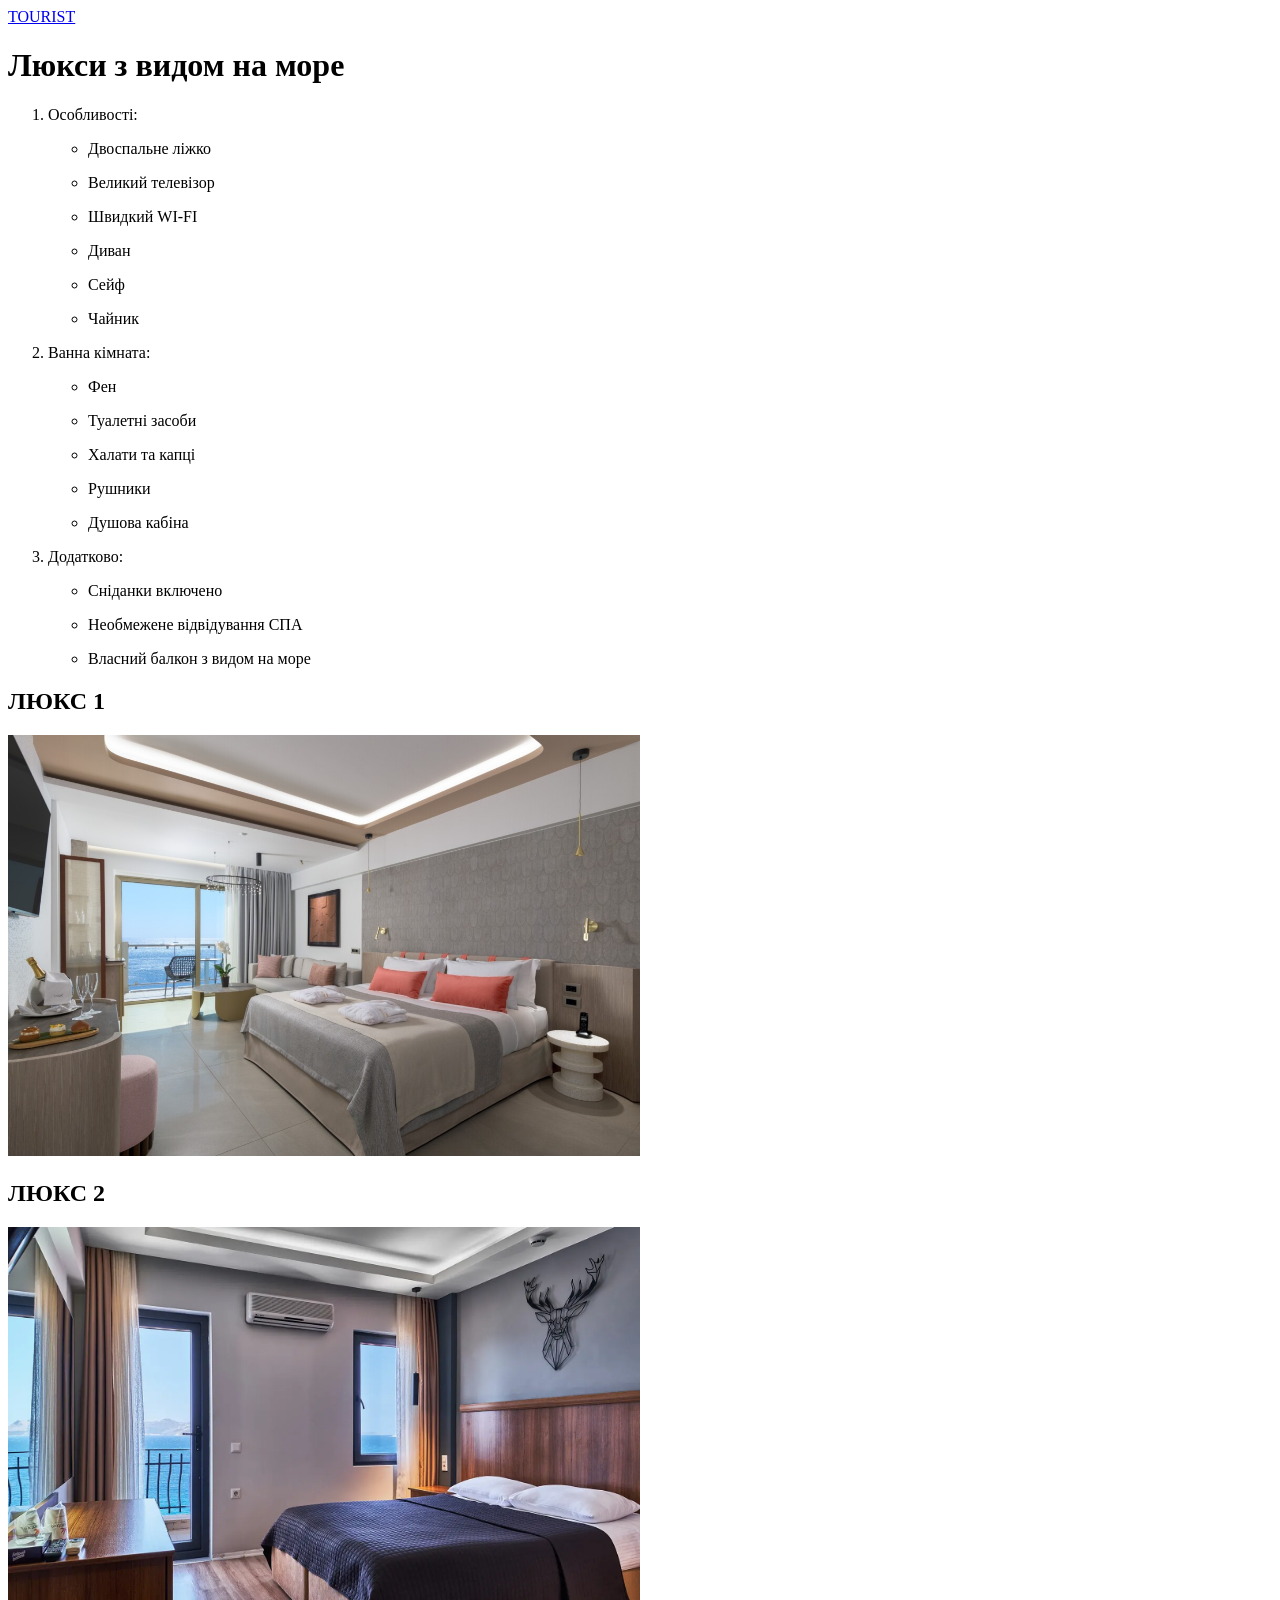
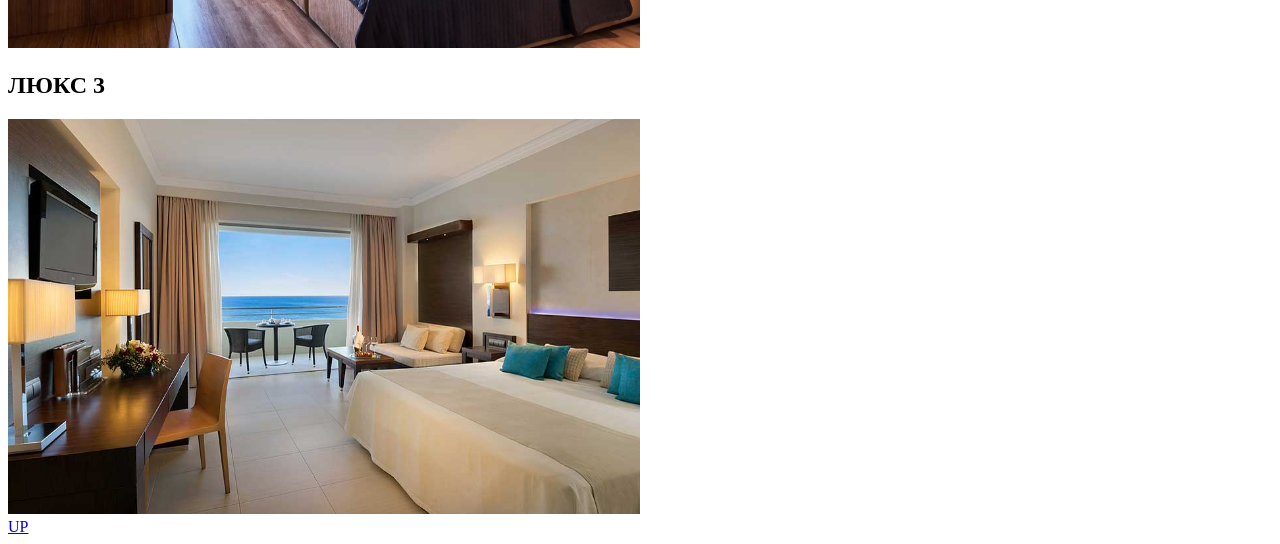
<file: HW_02/index.html>
<!doctype html>
<html lang="uk">
  <head>
    <meta charset="UTF-8" />
    <meta name="viewport" content="width=device-width, initial-scale=1.0" />
    <title>TOURIST</title>
  </head>
  <body>
    <header>
      <a href="#" id="top">TOURIST</a>
    </header>
    <main>
      <h1>Люкси з видом на море</h1>
      <div class="description">
        <ol>
          <li>
            Особливості:
            <ul>
              <li><p>Двоспальне ліжко</p></li>
              <li><p>Великий телевізор</p></li>
              <li><p>Швидкий WI-FI</p></li>
              <li><p>Диван</p></li>
              <li><p>Сейф</p></li>
              <li><p>Чайник</p></li>
            </ul>
          </li>
          <li>
            Ванна кімната:
            <ul>
              <li><p>Фен</p></li>
              <li><p>Туалетні засоби</p></li>
              <li><p>Халати та капці</p></li>
              <li><p>Рушники</p></li>
              <li><p>Душова кабіна</p></li>
            </ul>
          </li>
          <li>
            Додатково:
            <ul>
              <li><p>Сніданки включено</p></li>
              <li><p>Необмежене відвідування СПА</p></li>
              <li><p>Власний балкон з видом на море</p></li>
            </ul>
          </li>
        </ol>
      </div>
      <div>
        <h2>ЛЮКС 1</h2>
        <a href="#">
          <img
            src="./img/Superior_Room_Sea_View_1.jpg"
            alt="номер люкс з видом на море"
            style="width: 50%"
          />
        </a>
      </div>
      <div>
        <h2>ЛЮКС 2</h2>
        <a href="#">
          <img
            src="./img/Superior_Room_Sea_View_2.webp"
            alt="номер люкс з видом на море"
            style="width: 50%"
          />
        </a>
      </div>
      <div>
        <h2>ЛЮКС 3</h2>
        <a href="#">
          <img
            src="./img/Superior_Room_Sea_View_3.jpg"
            alt="номер люкс з видом на море"
            style="width: 50%"
          />
        </a>
      </div>
    </main>
    <footer><a href="#top">UP</a></footer>
  </body>
</html>
</file>
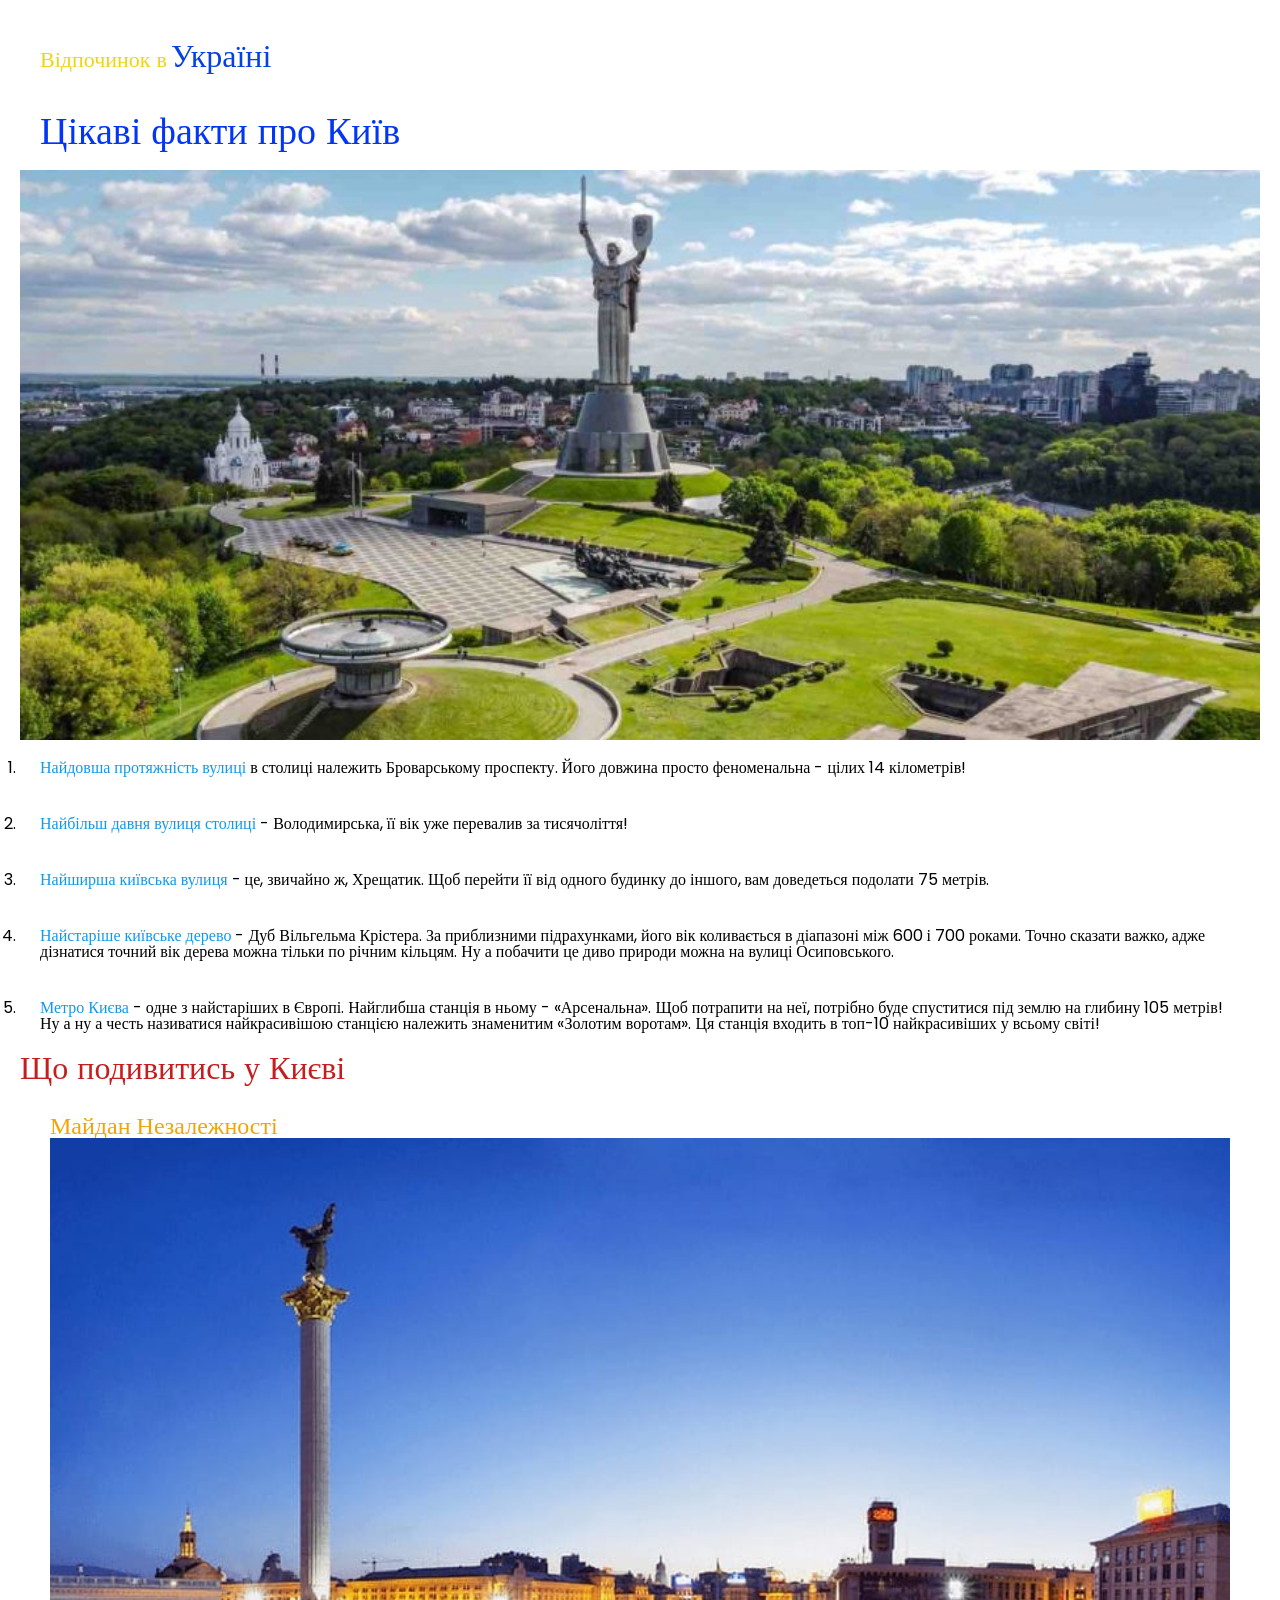
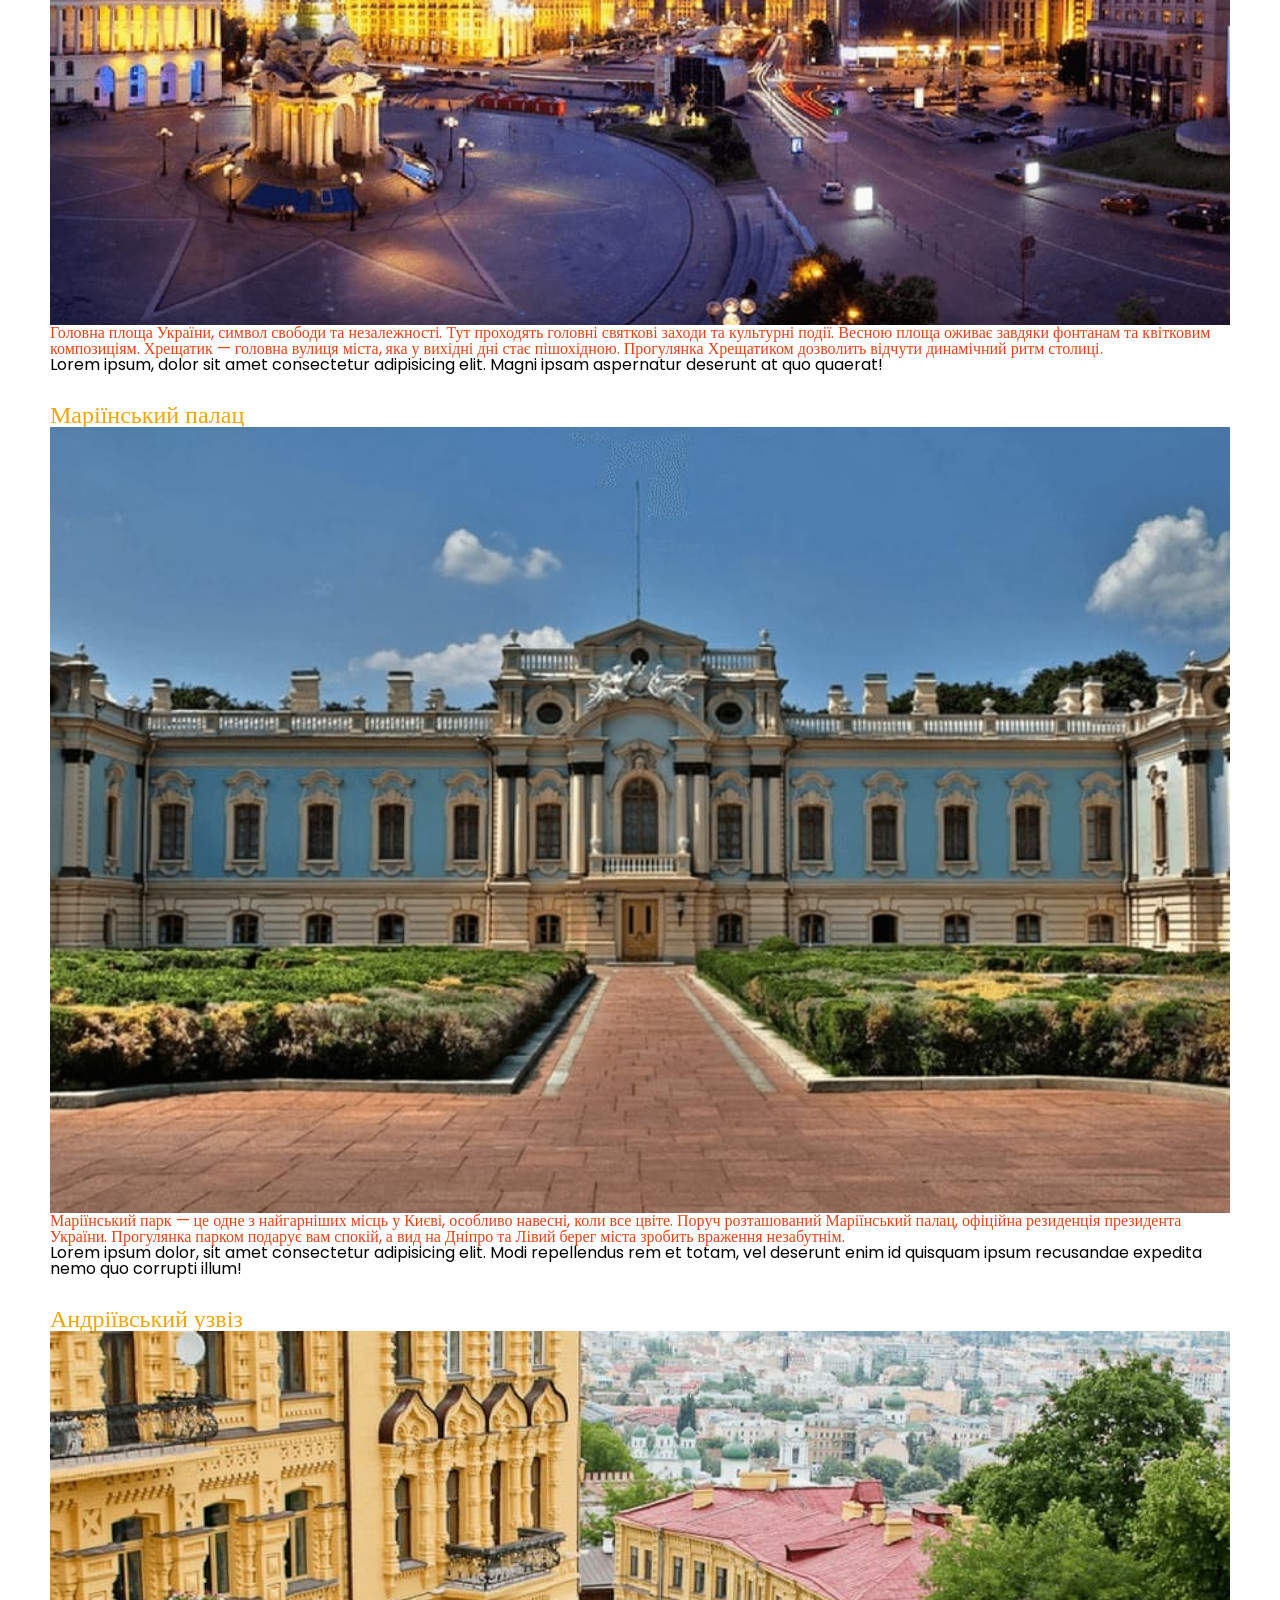
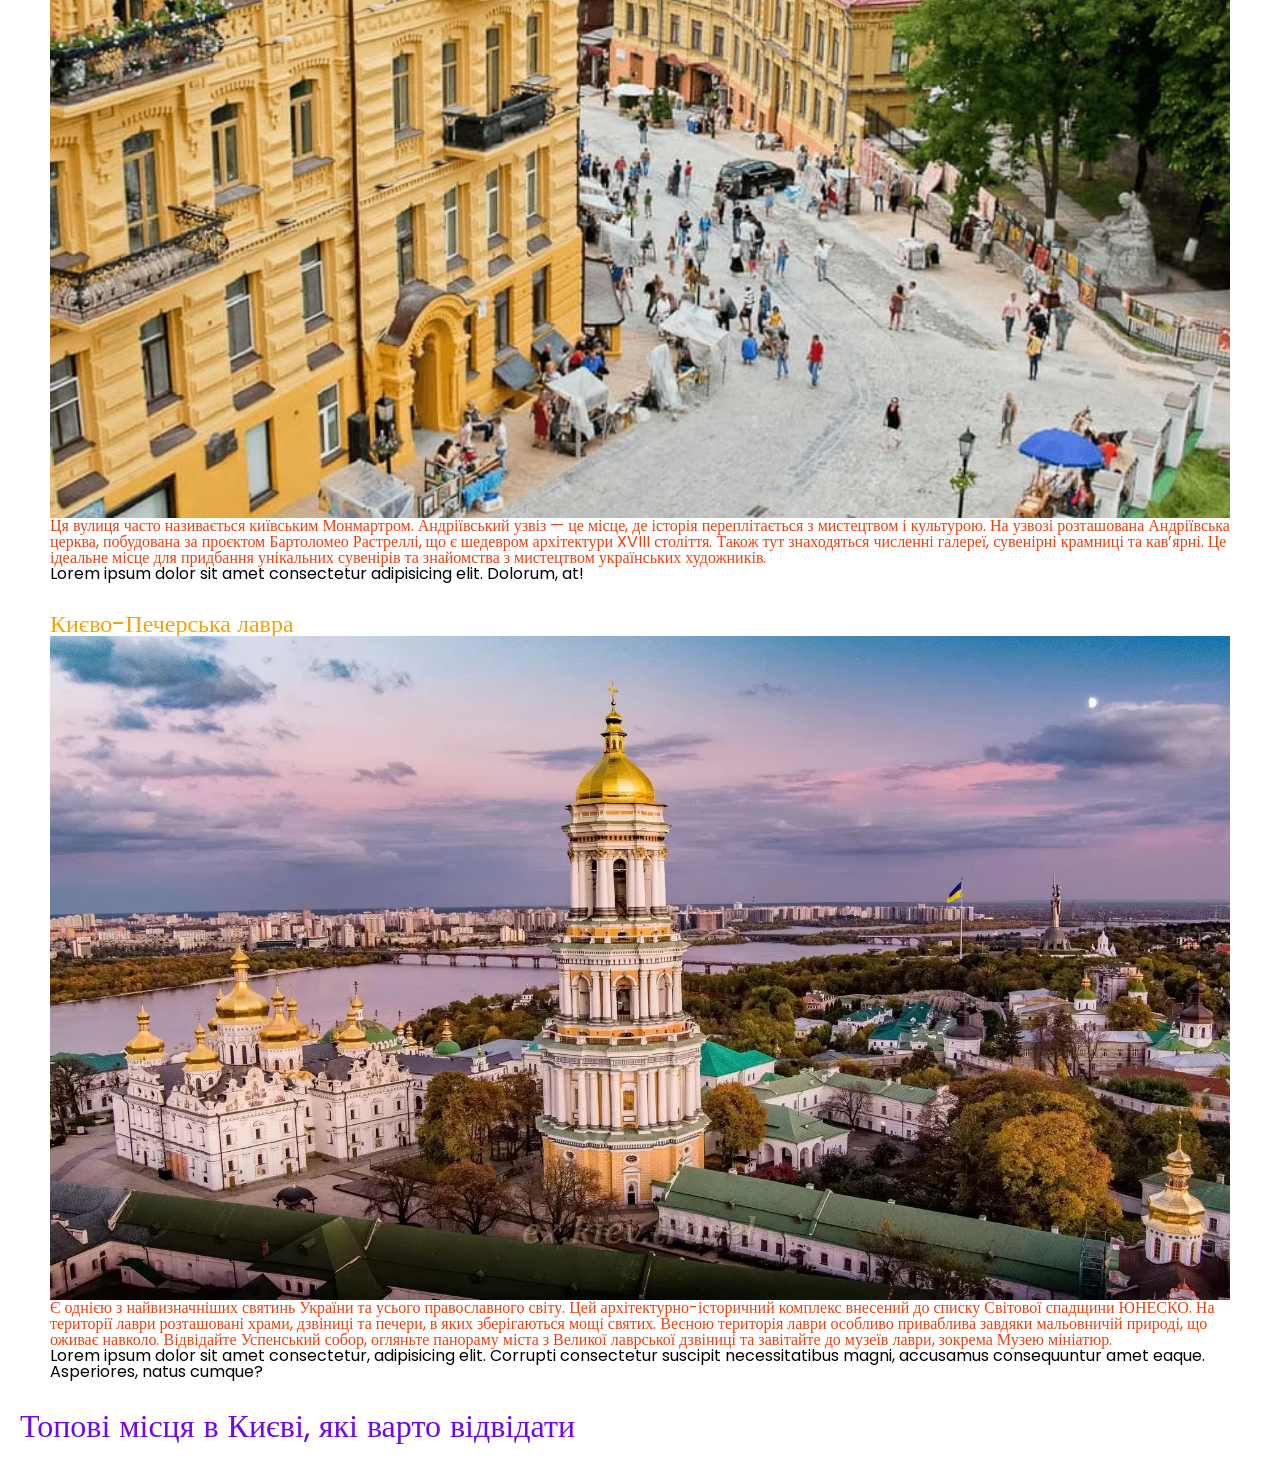
<file: HW_03/index.html>
<!doctype html>
<html lang="uk">
  <head>
    <meta charset="UTF-8" />
    <meta name="viewport" content="width=device-width, initial-scale=1.0" />
    <link rel="stylesheet" href="./css/reset.css" />
    <link rel="stylesheet" href="./css/style.css" />
    <title>Цікаві факти про Київ</title>
  </head>
  <body>
    <header>
      <div class="country_sel">
        <span>Відпочинок в</span>
        <a
          href="https://anga.ua/articles/tsikavo_znaty/tsikavi_fakty_pro_kyiv.html"
          target="_blank"
          >Україні</a
        >
      </div>
    </header>
    <main class="page">
      <h1 class="main_title">Цікаві факти про Київ</h1>
      <img src="./img/photo_1.jpg" alt="Родина-мать - монумент-скульптура" />

      <ol>
        <li>
          <div class="text">
            <span>Найдовша протяжність вулиці</span> в столиці належить
            Броварському проспекту. Його довжина просто феноменальна - цілих 14
            кілометрів!
          </div>
        </li>
        <li>
          <div class="text">
            <span>Найбільш давня вулиця столиці</span> - Володимирська, її вік
            уже перевалив за тисячоліття!
          </div>
        </li>
        <li>
          <div class="text">
            <span>Найширша київська вулиця</span> - це, звичайно ж, Хрещатик.
            Щоб перейти її від одного будинку до іншого, вам доведеться подолати
            75 метрів.
          </div>
        </li>
        <li>
          <div class="text">
            <span>Найстаріше київське дерево</span> - Дуб Вільгельма Крістера.
            За приблизними підрахунками, його вік коливається в діапазоні між
            600 і 700 роками. Точно сказати важко, адже дізнатися точний вік
            дерева можна тільки по річним кільцям. Ну а побачити це диво природи
            можна на вулиці Осиповського.
          </div>
        </li>
        <li>
          <div class="text">
            <span>Метро Києва</span> - одне з найстаріших в Європі. Найглибша
            станція в ньому - «Арсенальна». Щоб потрапити на неї, потрібно буде
            спуститися під землю на глибину 105 метрів! Ну а ну а честь
            називатися найкрасивішою станцією належить знаменитим «Золотим
            воротам». Ця станція входить в топ-10 найкрасивіших у всьому світі!
          </div>
        </li>
      </ol>

      <div class="items">
        <h2 class="title">Що подивитись у Києві</h2>
        <div class="item">
          <h3 class="title">Майдан Незалежності</h3>
          <img src="./img/photo_2.jpg" alt="Майдан Незалежності" />
          <p>
            Головна площа України, символ свободи та незалежності. Тут проходять
            головні святкові заходи та культурні події. Весною площа оживає
            завдяки фонтанам та квітковим композиціям. Хрещатик — головна вулиця
            міста, яка у вихідні дні стає пішохідною. Прогулянка Хрещатиком
            дозволить відчути динамічний ритм столиці.
          </p>
          <p>
            Lorem ipsum, dolor sit amet consectetur adipisicing elit. Magni
            ipsam aspernatur deserunt at quo quaerat!
          </p>
        </div>
        <div class="item">
          <h3 class="title">Маріїнський палац</h3>
          <img src="./img/photo_3.jpg" alt="Маріїнський палац" />
          <p>
            Маріїнський парк — це одне з найгарніших місць у Києві, особливо
            навесні, коли все цвіте. Поруч розташований Маріїнський палац,
            офіційна резиденція президента України. Прогулянка парком подарує
            вам спокій, а вид на Дніпро та Лівий берег міста зробить враження
            незабутнім.
          </p>
          <p>
            Lorem ipsum dolor, sit amet consectetur adipisicing elit. Modi
            repellendus rem et totam, vel deserunt enim id quisquam ipsum
            recusandae expedita nemo quo corrupti illum!
          </p>
        </div>
        <div class="item">
          <h3 class="title">Андріївський узвіз</h3>
          <img src="./img/photo_4.jpg" alt="Андріївський узвіз" />
          <p>
            Ця вулиця часто називається київським Монмартром. Андріївський узвіз
            — це місце, де історія переплітається з мистецтвом і культурою. На
            узвозі розташована Андріївська церква, побудована за проєктом
            Бартоломео Растреллі, що є шедевром архітектури XVIII століття.
            Також тут знаходяться численні галереї, сувенірні крамниці та
            кав’ярні. Це ідеальне місце для придбання унікальних сувенірів та
            знайомства з мистецтвом українських художників.
          </p>
          <p>
            Lorem ipsum dolor sit amet consectetur adipisicing elit. Dolorum,
            at!
          </p>
        </div>
        <div class="item">
          <h3 class="title">Києво-Печерська лавра</h3>
          <img src="./img/photo_5.jpg" alt="Києво-Печерська лавра" />
          <p>
            Є однією з найвизначніших святинь України та усього православного
            світу. Цей архітектурно-історичний комплекс внесений до списку
            Світової спадщини ЮНЕСКО. На території лаври розташовані храми,
            дзвіниці та печери, в яких зберігаються мощі святих. Весною
            територія лаври особливо приваблива завдяки мальовничій природі, що
            оживає навколо. Відвідайте Успенський собор, огляньте панораму міста
            з Великої лаврської дзвіниці та завітайте до музеїв лаври, зокрема
            Музею мініатюр.
          </p>
          <p>
            Lorem ipsum dolor sit amet consectetur, adipisicing elit. Corrupti
            consectetur suscipit necessitatibus magni, accusamus consequuntur
            amet eaque. Asperiores, natus cumque?
          </p>
        </div>
      </div>
    </main>
    <footer>
      <a
        href="https://kyivregiontours.gov.ua/blog/topovi-miscya-v-kiyevi-yaki-varto-vidvidati"
        target="_blank"
        class="link"
        >Топові місця в Києві, які варто відвідати</a
      >
    </footer>
  </body>
</html>
</file>
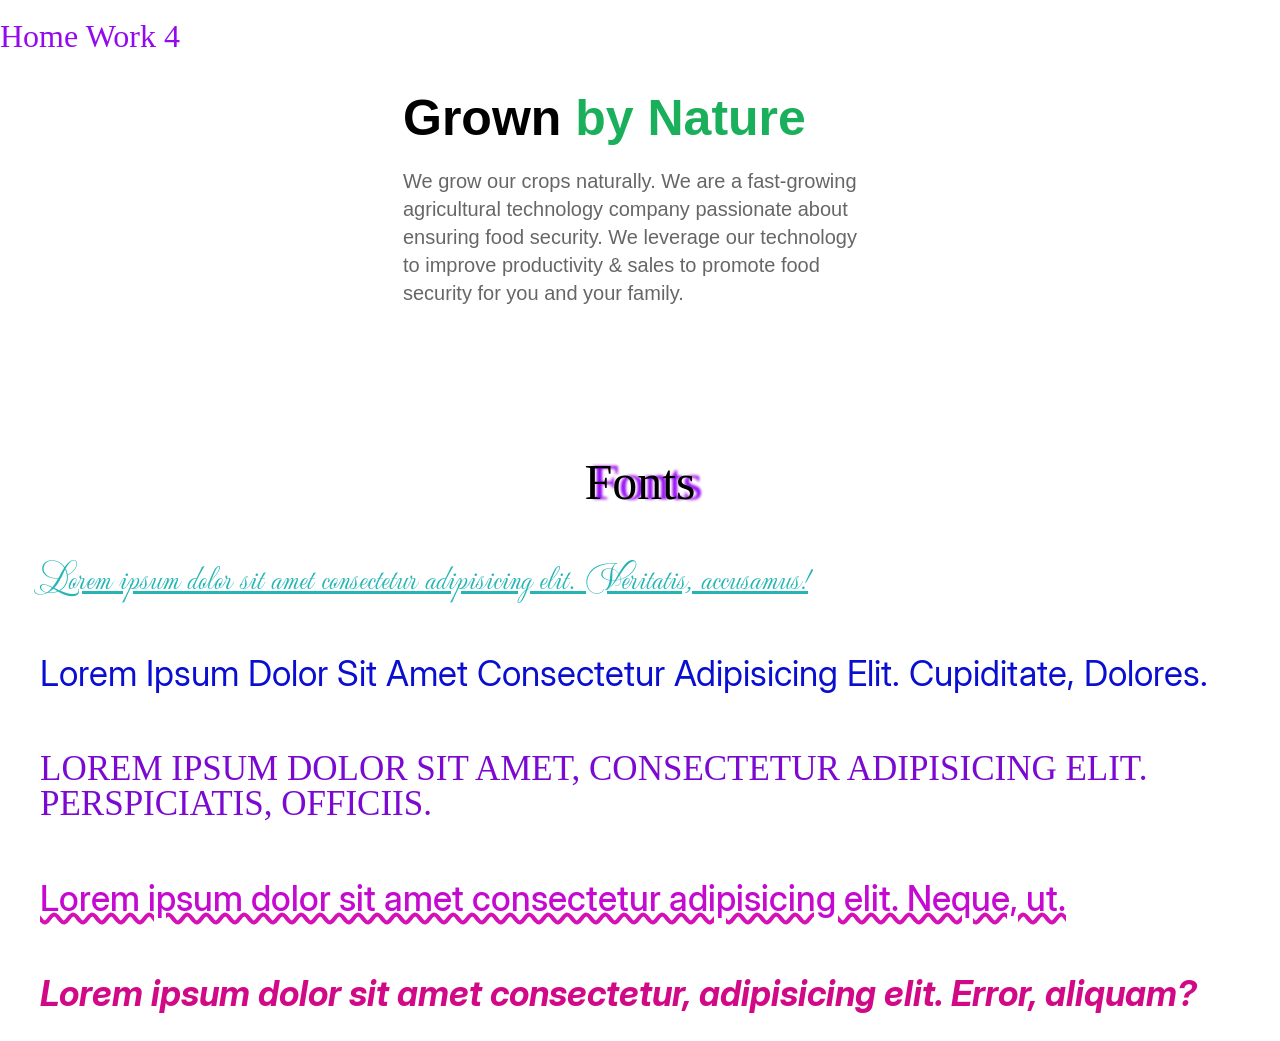
<file: hw_04/index.html>
<!doctype html>
<html lang="en">
  <head>
    <meta charset="UTF-8" />
    <meta name="viewport" content="width=device-width, initial-scale=1.0" />
    <link
      href="https://fonts.googleapis.com/css?family=DM+Sans:regular,700"
      rel="stylesheet"
    />
    <link
      href="https://fonts.googleapis.com/css?family=Poppins:regular,700"
      rel="stylesheet"
    />
    <link rel="stylesheet" href="./css/fonts.css" />
    <link rel="stylesheet" href="./css/reset.css" />
    <link rel="stylesheet" href="./css/style.css" />
    <title>HW_04</title>
  </head>
  <body>
    <header>
      <a href="#" class="link">Home Work 4</a>
    </header>
    <main>
      <div class="wrap">
        <h1>Grown <span>by Nature</span></h1>
        <p>
          We grow our crops naturally. We are a fast-growing agricultural
          technology company passionate about ensuring food security. We
          leverage our technology to improve productivity & sales to promote
          food security for you and your family.
        </p>
      </div>
      <div class="exemple">
        <h2>Fonts</h2>
        <ol class="items">
          <li class="item item_1">
            Lorem ipsum dolor sit amet consectetur adipisicing elit. Veritatis,
            accusamus!
          </li>
          <li class="item item_2">
            Lorem ipsum dolor sit amet consectetur adipisicing elit. Cupiditate,
            dolores.
          </li>
          <li class="item item_3">
            Lorem ipsum dolor sit amet, consectetur adipisicing elit.
            Perspiciatis, officiis.
          </li>
          <li class="item item_4">
            Lorem ipsum dolor sit amet consectetur adipisicing elit. Neque, ut.
          </li>
          <li class="item item_5">
            Lorem ipsum dolor sit amet consectetur, adipisicing elit. Error,
            aliquam?
          </li>
        </ol>
      </div>
    </main>
    <footer></footer>
  </body>
</html>
</file>
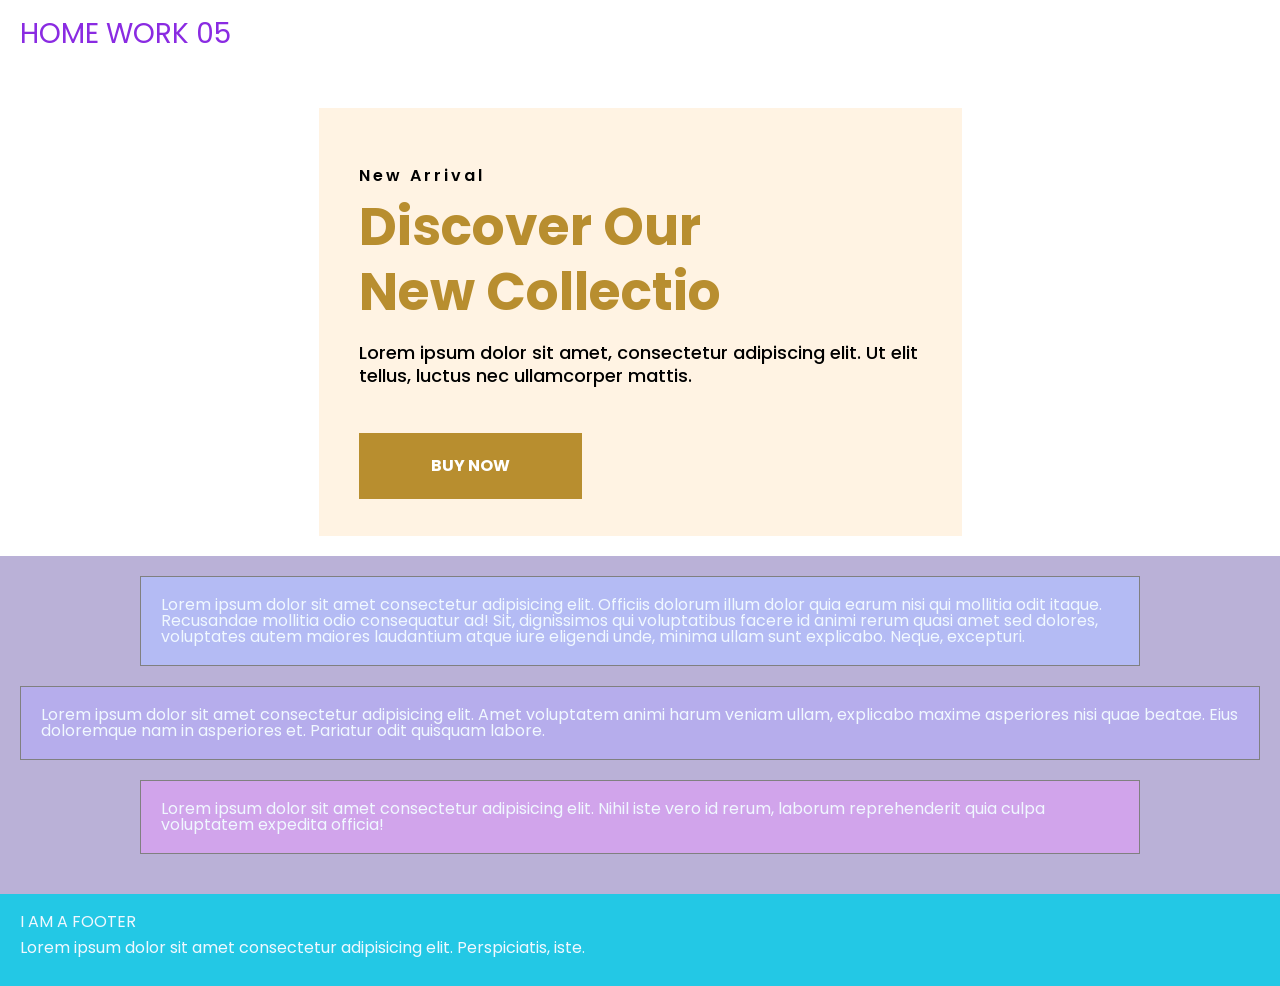
<file: hw_05/index.html>
<!doctype html>
<html lang="en">
  <head>
    <meta charset="UTF-8" />
    <meta name="viewport" content="width=device-width, initial-scale=1.0" />
    <link
      href="https://fonts.googleapis.com/css?family=Poppins:500,600,700"
      rel="stylesheet"
    />
    <link rel="stylesheet" href="./css/reset.css" />
    <link rel="stylesheet" href="./css/style.css" />
    <title>HW_05</title>
  </head>
  <body>
    <header>
      <a href="#" class="header_link">HOME WORK 05</a>
    </header>
    <main>
      <a href="#" class="link">New Arrival</a>
      <h1 class="title">
        Discover Our<br />
        New Collectio
      </h1>
      <p class="text">
        Lorem ipsum dolor sit amet, consectetur adipiscing elit. Ut elit tellus,
        luctus nec ullamcorper mattis.
      </p>
      <a href="#" class="btn">BUY Now</a>
    </main>
    <div class="exemple">
      <div class="first item">
        Lorem ipsum dolor sit amet consectetur adipisicing elit. Officiis
        dolorum illum dolor quia earum nisi qui mollitia odit itaque. Recusandae
        mollitia odio consequatur ad! Sit, dignissimos qui voluptatibus facere
        id animi rerum quasi amet sed dolores, voluptates autem maiores
        laudantium atque iure eligendi unde, minima ullam sunt explicabo. Neque,
        excepturi.
      </div>
      <div class="sec item">
        Lorem ipsum dolor sit amet consectetur adipisicing elit. Amet voluptatem
        animi harum veniam ullam, explicabo maxime asperiores nisi quae beatae.
        Eius doloremque nam in asperiores et. Pariatur odit quisquam labore.
      </div>
      <div class="third item">
        Lorem ipsum dolor sit amet consectetur adipisicing elit. Nihil iste vero
        id rerum, laborum reprehenderit quia culpa voluptatem expedita officia!
      </div>
    </div>
    <footer>
      <h2>I AM A FOOTER</h2>
      <p>
        Lorem ipsum dolor sit amet consectetur adipisicing elit. Perspiciatis,
        iste.
      </p>
    </footer>
  </body>
</html>
</file>
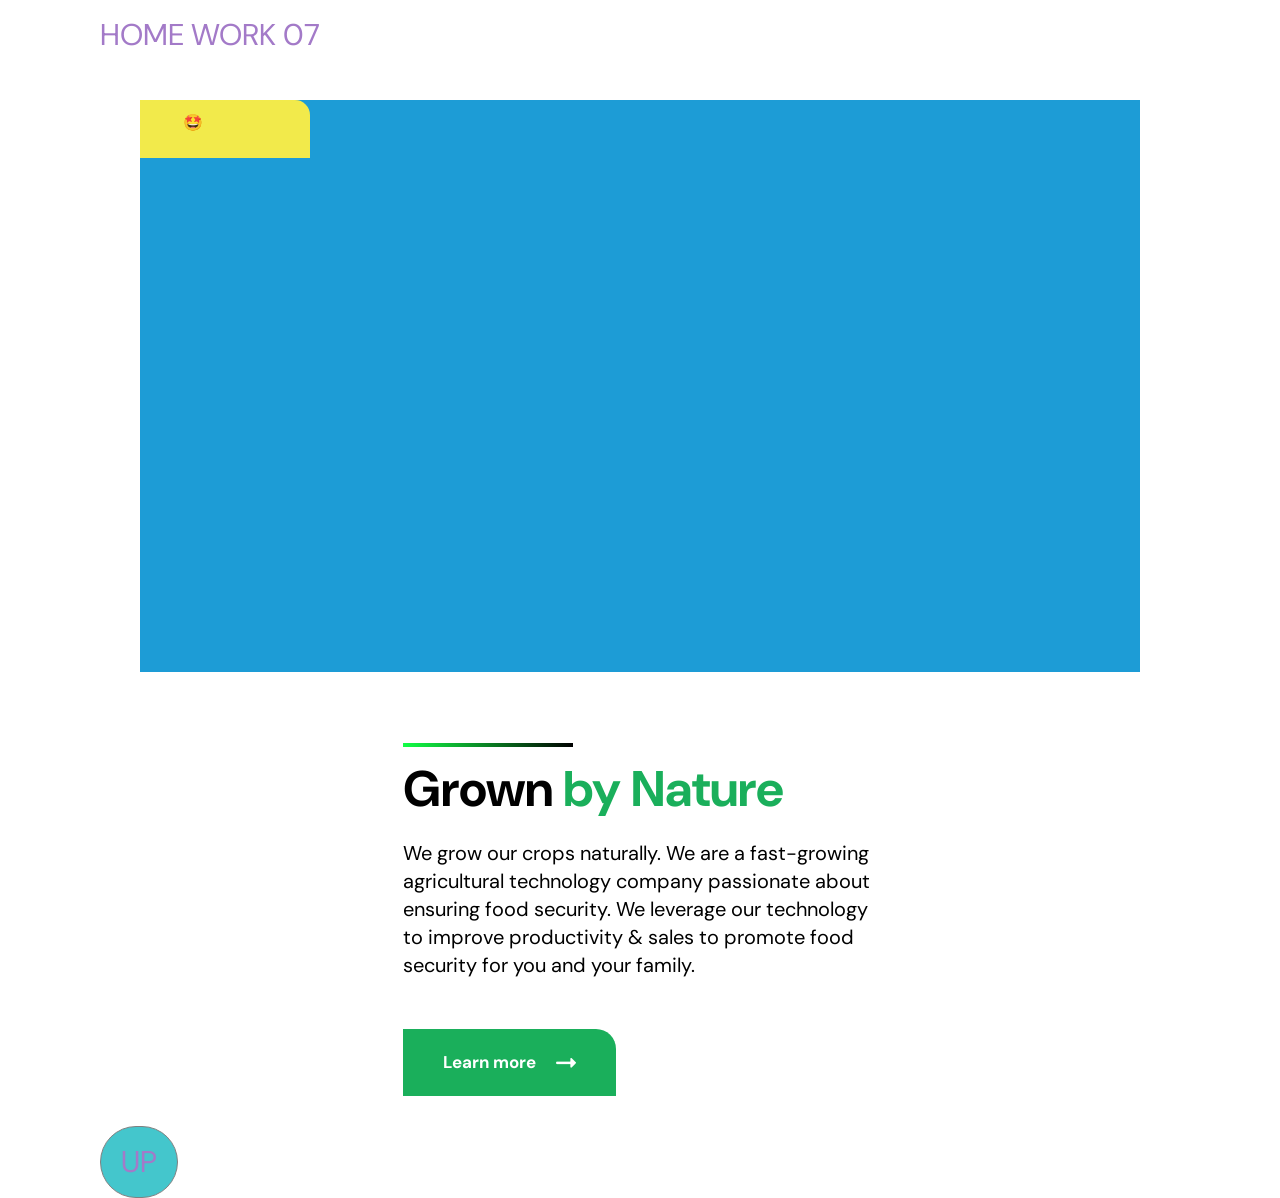
<file: hw_07/index.html>
<!doctype html>
<html lang="en">
  <head>
    <meta charset="UTF-8" />
    <meta name="viewport" content="width=device-width, initial-scale=1.0" />
    <link
      href="https://fonts.googleapis.com/css?family=DM+Sans:regular,700"
      rel="stylesheet"
    />
    <link rel="stylesheet" href="./css/reset.css" />
    <link rel="stylesheet" href="./css/style.css" />
    <title>HW_07</title>
  </head>
  <body>
    <header class="header">
      <a href="#" class="header_link link" id="top">HOME WORK 07</a>
    </header>
    <main class="page">
      <div class="wrap_game">
        <div class="item item_1"></div>
        <div class="item item_2"></div>
        <div class="item item_3"></div>
        <div class="item item_4"></div>
        <div class="item item_5"></div>
        <div class="item item_6"></div>
        <div class="item item_7"></div>
        <div class="item item_8"></div>
        <div class="item item_9"></div>
        <div class="item item_10"></div>
      </div>
      <div class="wrap_block">
        <h1 class="title">Grown <span>by Nature</span></h1>
        <p class="text">
          We grow our crops naturally. We are a fast-growing agricultural
          technology company passionate about ensuring food security. We
          leverage our technology to improve productivity & sales to promote
          food security for you and your family.
        </p>
        <a href="#" class="btn"><span>Learn more</span></a>
      </div>
    </main>
    <footer class="footer">
      <a href="#top" class="footer_link link">UP</a>
    </footer>
  </body>
</html>
</file>
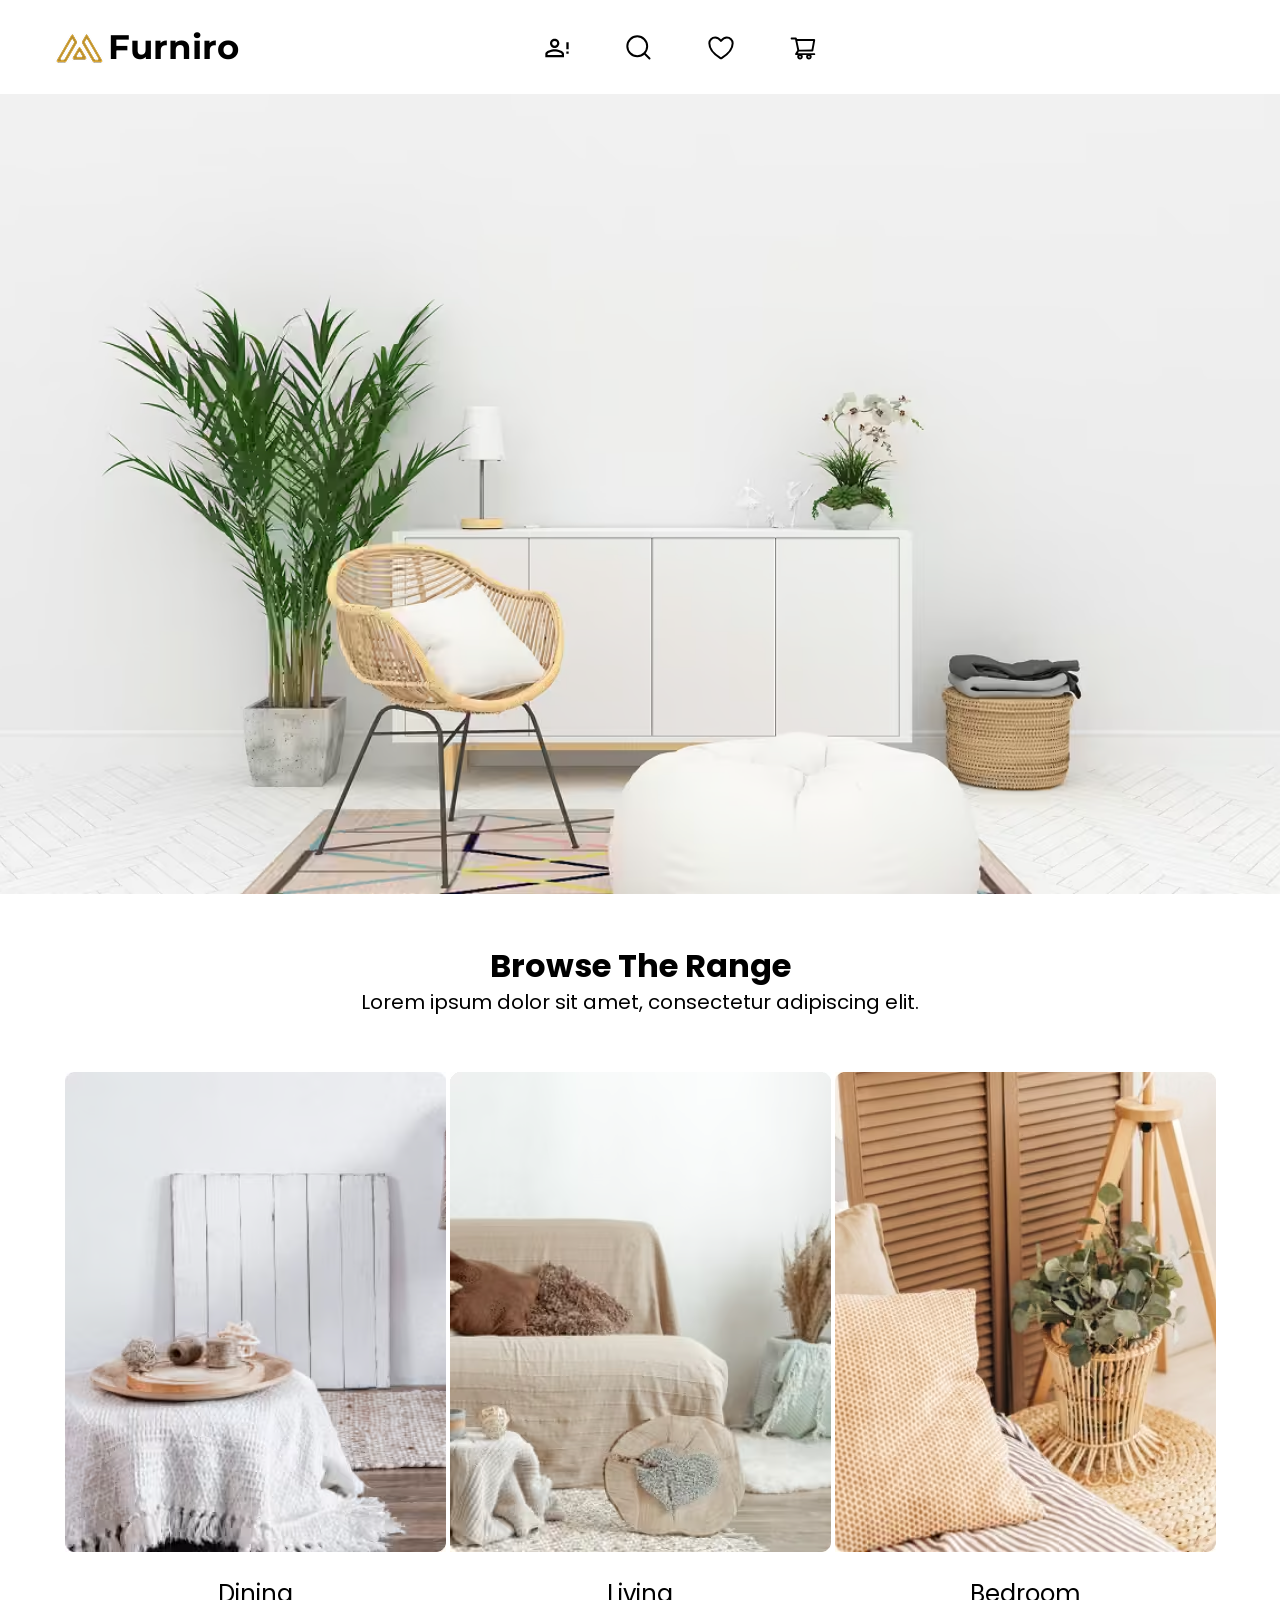
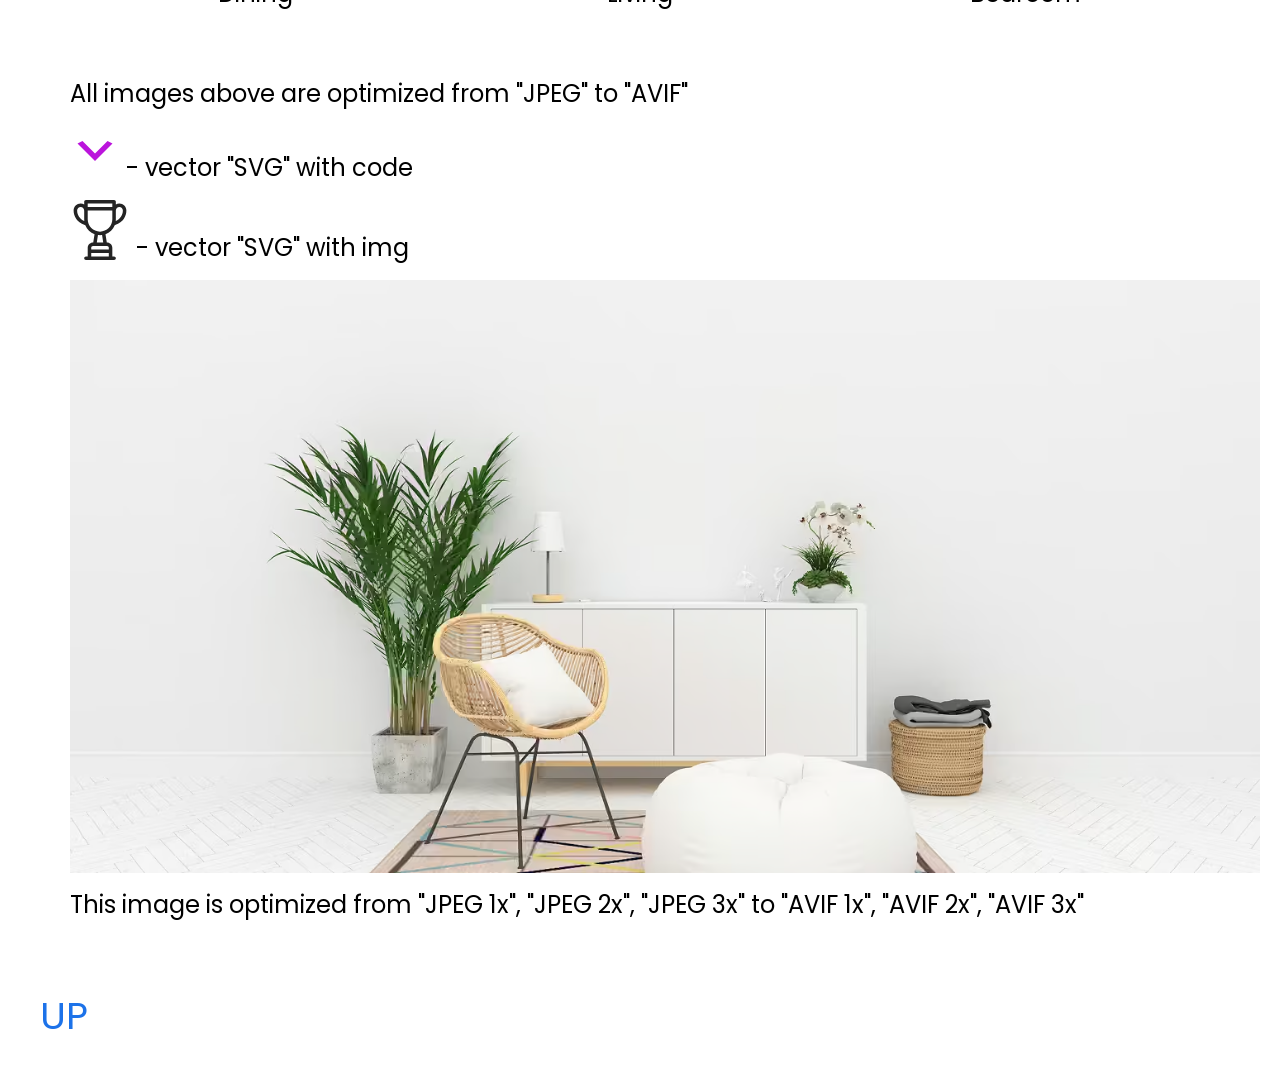
<file: hw_08/index.html>
<!doctype html>
<html lang="en">
  <head>
    <meta charset="UTF-8" />
    <meta name="viewport" content="width=device-width, initial-scale=1.0" />
    <link
      href="https://fonts.googleapis.com/css?family=Montserrat:700"
      rel="stylesheet"
    />
    <link
      href="https://fonts.googleapis.com/css?family=Poppins:regular,700"
      rel="stylesheet"
    />
    <link rel="stylesheet" href="./css/reset.css" />
    <link rel="stylesheet" href="./css/style.css" />
    <title>HW_08</title>
  </head>
  <body>
    <header class="header" id="top">
      <a href="#" class="logo">
        <img src="./img/logo_img.png" alt="" class="logo_img" />
        <span>Furniro</span>
      </a>
      <div class="menu">
        <a href="#" class="menu_link"
          ><img src="./img/account.svg" alt="account image" class="menu_img"
        /></a>
        <a href="#" class="menu_link"
          ><img src="./img/search.svg" alt="search image" class="menu_img"
        /></a>
        <a href="#" class="menu_link"
          ><img src="./img/heart.svg" alt="heart image" class="menu_img"
        /></a>
        <a href="#" class="menu_link"
          ><img src="./img/basket.svg" alt="basket image" class="menu_img"
        /></a>
      </div>
    </header>
    <main class="page"></main>
    <section class="range">
      <h1 class="range_title">Browse The Range</h1>
      <p class="range_subtitle">
        Lorem ipsum dolor sit amet, consectetur adipiscing elit.
      </p>
      <div class="img_wrap">
        <div class="range_item">
          <img src="./img/dining.avif" alt="Dining room" class="range_img" />
          <h2 class="img_descr">Dining</h2>
        </div>
        <div class="range_item">
          <img
            src="./img/living-room.avif"
            alt="Living room"
            class="range_img"
          />
          <h2 class="img_descr">Living</h2>
        </div>
        <div class="range_item">
          <img src="./img/bedroom.avif" alt="Bedroom" class="range_img" />
          <h2 class="img_descr">Bedroom</h2>
        </div>
      </div>
    </section>
    <div class="exemp">
      <p>All images above are optimized from "JPEG" to "AVIF"</p>
      <div>
        <svg
          width="50"
          height="50"
          viewBox="0 0 20 20"
          fill="none"
          xmlns="http://www.w3.org/2000/svg"
        >
          <path d="M5 6L10 11L15 6L17 7L10 14L3 7L5 6Z" fill="black" />
        </svg>
        <span> - vector "SVG" with code</span>
      </div>

      <div>
        <img src="./img/trophy-1.svg" alt="Trophy-1" /><span>
          - vector "SVG" with img</span
        >
      </div>
      <picture class="all_screens">
        <source
          srcset="./img/bg_1.avif 1x, ./img/bg-2x.avif 2x, ./img/bg-3x.avif 3x"
        />
        <img src="./img/bg_1.avif" alt="image interior" class="img_picture" />
      </picture>
      <p>
        This image is optimized from "JPEG 1x", "JPEG 2x", "JPEG 3x" to "AVIF
        1x", "AVIF 2x", "AVIF 3x"
      </p>
    </div>

    <footer class="footer">
      <a href="#top">up</a>
    </footer>
  </body>
</html>
</file>
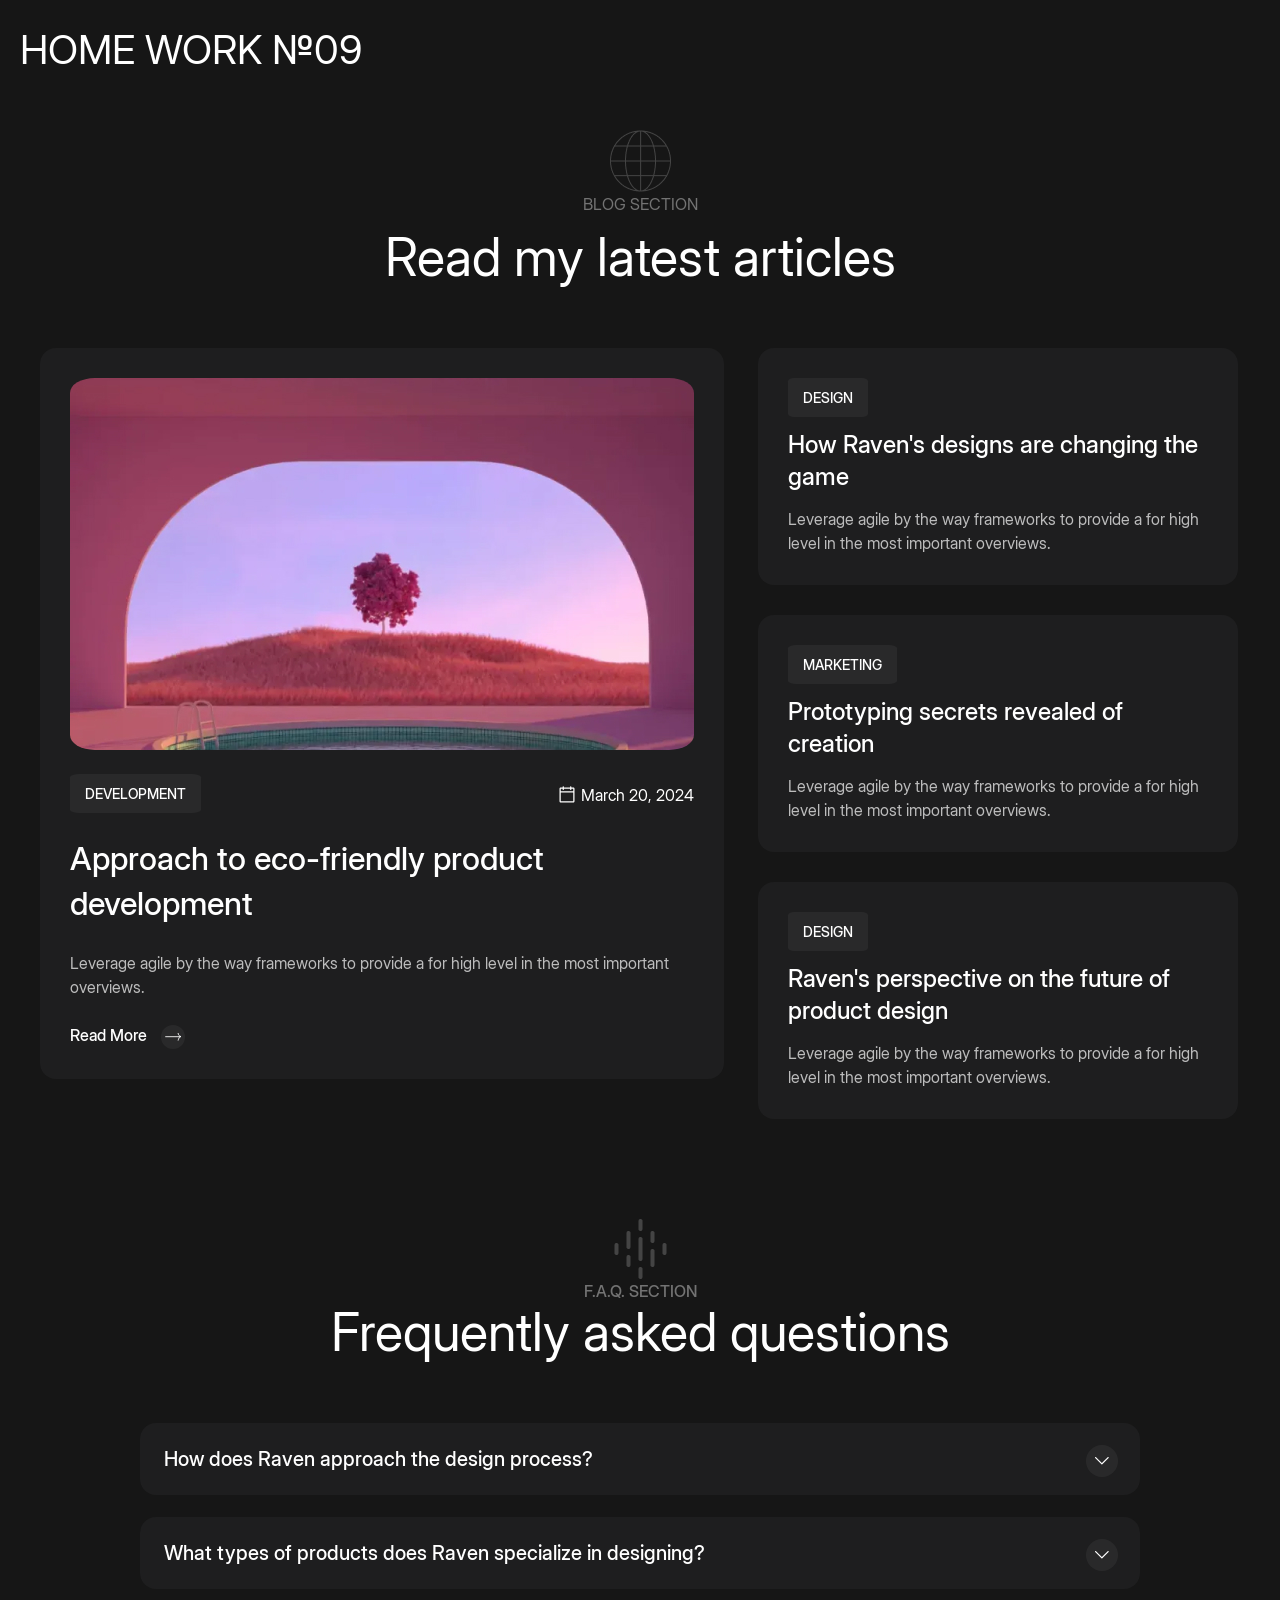
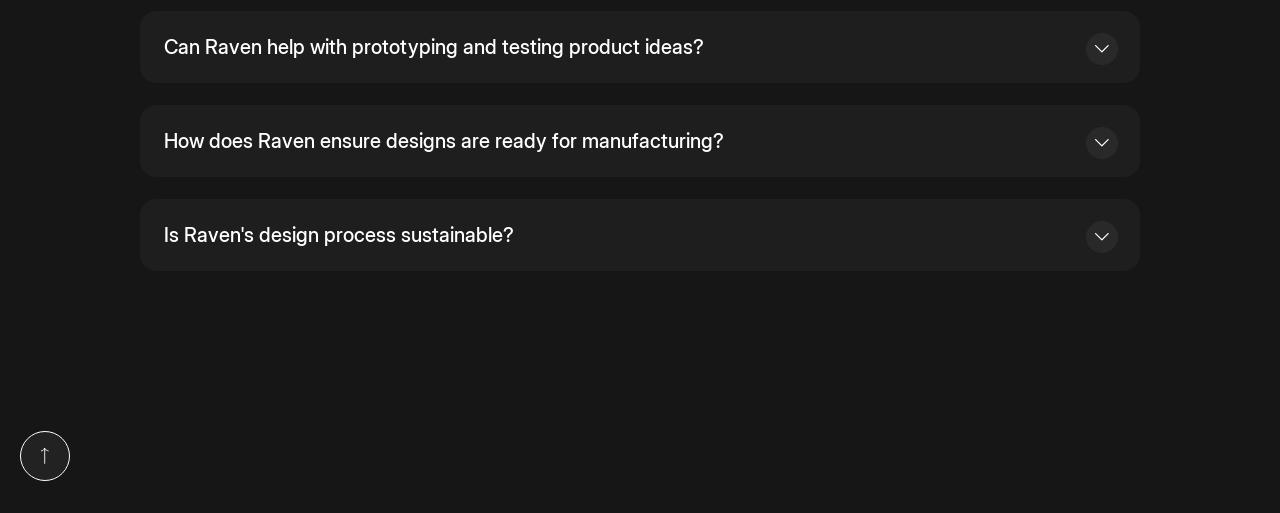
<file: hw_09/index.html>
<!doctype html>
<html lang="en">
  <head>
    <meta charset="UTF-8" />
    <meta name="viewport" content="width=device-width, initial-scale=1.0" />
    <link rel="stylesheet" href="./css/fonts.css" />
    <link rel="stylesheet" href="./css/reset.css" />
    <link rel="stylesheet" href="./css/components.css" />
    <link rel="stylesheet" href="./css/style.css" />
    <title>HW_09</title>
  </head>
  <body>
    <header class="header" id="top">
      <h1>HOME WORK №09</h1>
    </header>
    <main class="page">
      <section class="blog">
        <div class="blog__container">
          <div class="section-header">
            <img
              src="./img/globe.png"
              alt="Icon-globe"
              class="section-header__icon"
            />
            <h2 class="section-header__label">Blog SECTION</h2>
            <h3 class="section-header__title">Read my latest articles</h3>
          </div>
          <!-- ********** -->

          <div class="blog__items">
            <div class="blog__item item-blog item-blog--big">
              <a href="#" class="item-blog__link">
                <img
                  src="./img/container.jpg"
                  alt="Image"
                  class="item-blog__img"
                />
                <div class="item-blog__wrap">
                  <span class="label">Development</span>
                  <div class="item-blog__date">March 20, 2024</div>
                </div>
                <h4 class="item-blog__title item-blog__title--big">
                  Approach to eco-friendly product<br />
                  development
                </h4>
                <p>
                  Leverage agile by the way frameworks to provide a for high
                  level in the most important overviews.
                </p>
              </a>
              <a href="#" class="item-blog__btn">Read More </a>
            </div>

            <div>
              <div class="blog__item blog__item--mb item-blog">
                <a href="#" class="item-blog__link">
                  <span class="label">Design</span>
                  <h4 class="item-blog__title">
                    How Raven's designs are changing the game
                  </h4>
                  <p>
                    Leverage agile by the way frameworks to provide a for high
                    level in the most important overviews.
                  </p>
                </a>
              </div>

              <div class="blog__item blog__item--mb item-blog">
                <a href="#" class="item-blog__link">
                  <span class="label">Marketing</span>
                  <h4 class="item-blog__title">
                    Prototyping secrets revealed of creation
                  </h4>
                  <p>
                    Leverage agile by the way frameworks to provide a for high
                    level in the most important overviews.
                  </p>
                </a>
              </div>
              <div class="blog__item blog__item--mb item-blog">
                <a href="#" class="item-blog__link">
                  <span class="label">Design</span>
                  <h4 class="item-blog__title">
                    Raven's perspective on the future of product design
                  </h4>
                  <p>
                    Leverage agile by the way frameworks to provide a for high
                    level in the most important overviews.
                  </p>
                </a>
              </div>
            </div>
          </div>
        </div>
      </section>
      <section class="faq">
        <div class="faq__container">
          <div class="section-header">
            <img
              src="./img/drops.png"
              alt="Icon-globe"
              class="section-header__icon"
            />
            <span class="section-header__label">F.A.Q. SECTION</span>
            <h2 class="section-header__title">Frequently asked questions</h2>
          </div>

          <div class="faq__items">
            <div class="faq__item">
              <p>How does Raven approach the design process?</p>
              <a href="#" class="faq__link-arrow-down"> </a>
            </div>
            <div class="faq__item">
              <p>What types of products does Raven specialize in designing?</p>
              <a href="#" class="faq__link-arrow-down"> </a>
            </div>
            <div class="faq__item">
              <p>Can Raven help with prototyping and testing product ideas?</p>
              <a href="#" class="faq__link-arrow-down"> </a>
            </div>
            <div class="faq__item">
              <p>How does Raven ensure designs are ready for manufacturing?</p>
              <a href="#" class="faq__link-arrow-down"> </a>
            </div>
            <div class="faq__item">
              <p>Is Raven's design process sustainable?</p>
              <a href="#" class="faq__link-arrow-down"> </a>
            </div>
          </div>
        </div>
      </section>
    </main>
    <footer class="footer">
      <a href="#top" class="footer__link"> </a>
    </footer>
  </body>
</html>
</file>
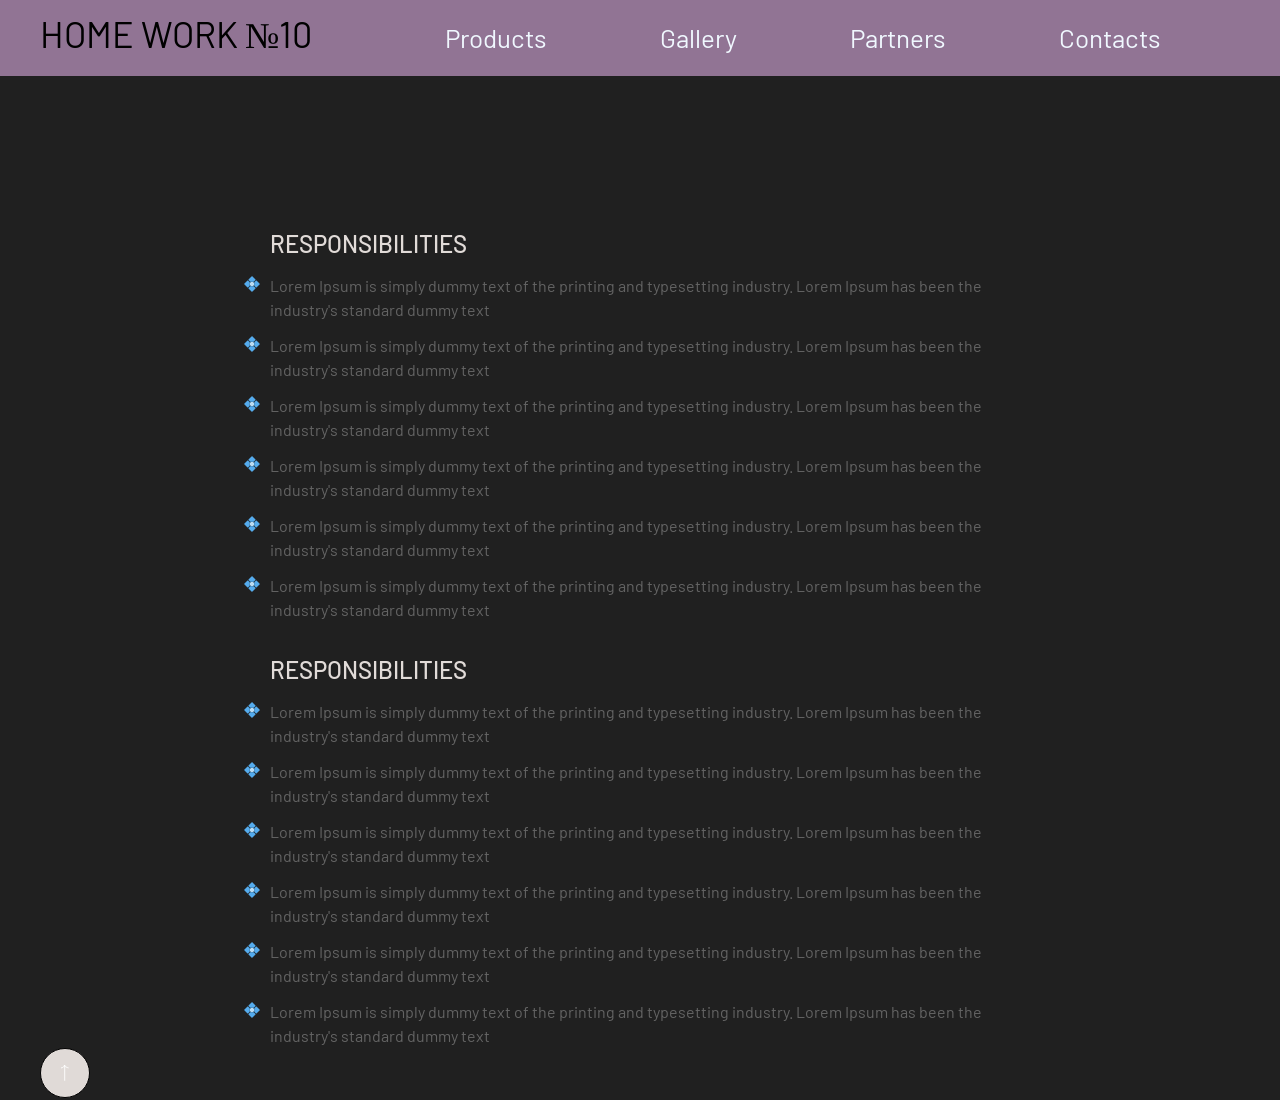
<file: hw_10/index.html>
<!doctype html>
<html lang="en">
  <head>
    <meta charset="UTF-8" />
    <meta name="viewport" content="width=device-width, initial-scale=1.0" />
    <link
      href="https://fonts.googleapis.com/css?family=Barlow:regular,500"
      rel="stylesheet"
    />
    <link
      href="https://fonts.googleapis.com/css?family=Poppins:regular,500&display=swap"
      rel="stylesheet"
    />
    <link rel="stylesheet" href="./css/reset.css" />
    <link rel="stylesheet" href="./css/style.css" />
    <title>HW_10</title>
  </head>
  <body>
    <div class="wrapper">
      <header class="header" id="top">
        <div class="header__container">
          <div class="header__menu">
            <h1 class="header__title">HOME WORK №10</h1>
            <div class="header__body">
              <ul class="header__list">
                <li class="header__item">
                  <a href="#" class="header__link">Products</a>
                </li>
                <li class="header__item">
                  <a href="#" class="header__link">Gallery</a>
                </li>
                <li class="header__item">
                  <a href="#" class="header__link">Partners</a>
                  <ul class="header__submenu submenu">
                    <li class="submenu__item">
                      <a href="#" class="submenu__link">Balenciaga</a>
                    </li>
                    <li class="submenu__item">
                      <a href="#" class="submenu__link">Jil Sander</a>
                    </li>
                    <li class="submenu__item">
                      <a href="#" class="submenu__link">Raf Simons</a>
                      <ul class="submenu__list list-submenu">
                        <li class="list-submenu__item">
                          <a href="#" class="list-submenu__link">Collections</a>
                        </li>
                        <li class="list-submenu__item">
                          <a href="#" class="list-submenu__link">Shop</a>
                        </li>
                        <li class="list-submenu__item">
                          <a href="#" class="list-submenu__link">About</a>
                        </li>
                      </ul>
                    </li>
                    <li class="submenu__item">
                      <a href="#" class="submenu__link">Vetements</a>
                    </li>
                  </ul>
                </li>
                <li class="header__item">
                  <a href="#" class="header__link">Contacts</a>
                </li>
              </ul>
            </div>
          </div>
        </div>
      </header>
      <main class="page">
        <div class="page__container">
          <div class="page__body body-page">
            <h2 class="title">Responsibilities</h2>
            <ul class="body-page__list list">
              <li class="list__item">
                Lorem Ipsum is simply dummy text of the printing and typesetting
                industry. Lorem Ipsum has been the industry's standard dummy
                text
              </li>
              <li class="list__item">
                Lorem Ipsum is simply dummy text of the printing and typesetting
                industry. Lorem Ipsum has been the industry's standard dummy
                text
              </li>
              <li class="list__item">
                Lorem Ipsum is simply dummy text of the printing and typesetting
                industry. Lorem Ipsum has been the industry's standard dummy
                text
              </li>
              <li class="list__item">
                Lorem Ipsum is simply dummy text of the printing and typesetting
                industry. Lorem Ipsum has been the industry's standard dummy
                text
              </li>
              <li class="list__item">
                Lorem Ipsum is simply dummy text of the printing and typesetting
                industry. Lorem Ipsum has been the industry's standard dummy
                text
              </li>
              <li class="list__item">
                Lorem Ipsum is simply dummy text of the printing and typesetting
                industry. Lorem Ipsum has been the industry's standard dummy
                text
              </li>
            </ul>
          </div>
          <div class="page__body body-page">
            <h2 class="title">Responsibilities</h2>
            <ul class="body-page__list list">
              <li class="list__item">
                Lorem Ipsum is simply dummy text of the printing and typesetting
                industry. Lorem Ipsum has been the industry's standard dummy
                text
              </li>
              <li class="list__item">
                Lorem Ipsum is simply dummy text of the printing and typesetting
                industry. Lorem Ipsum has been the industry's standard dummy
                text
              </li>
              <li class="list__item">
                Lorem Ipsum is simply dummy text of the printing and typesetting
                industry. Lorem Ipsum has been the industry's standard dummy
                text
              </li>
              <li class="list__item">
                Lorem Ipsum is simply dummy text of the printing and typesetting
                industry. Lorem Ipsum has been the industry's standard dummy
                text
              </li>
              <li class="list__item">
                Lorem Ipsum is simply dummy text of the printing and typesetting
                industry. Lorem Ipsum has been the industry's standard dummy
                text
              </li>
              <li class="list__item">
                Lorem Ipsum is simply dummy text of the printing and typesetting
                industry. Lorem Ipsum has been the industry's standard dummy
                text
              </li>
            </ul>
          </div>
        </div>
      </main>
      <footer class="footer">
        <div class="footer__container">
          <a href="#top" class="footer__link"></a>
        </div>
      </footer>
    </div>
  </body>
</html>
</file>
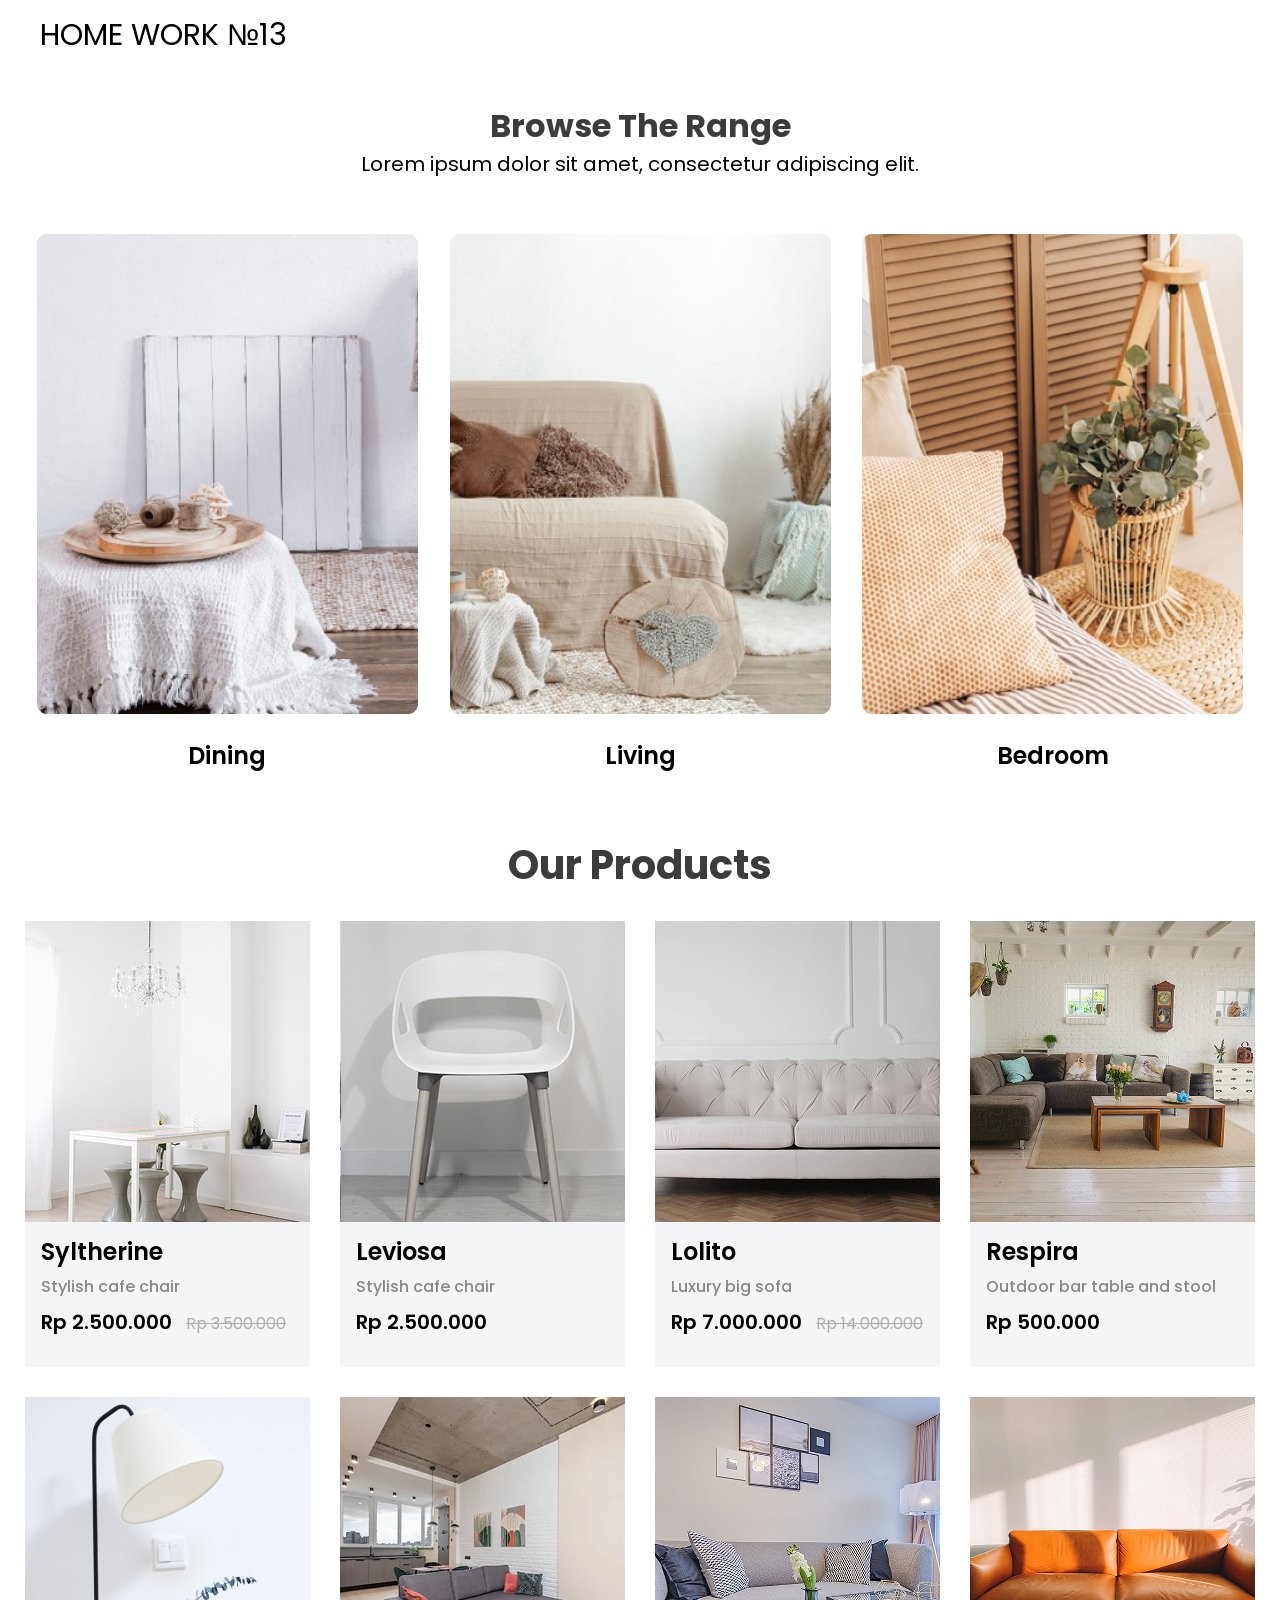
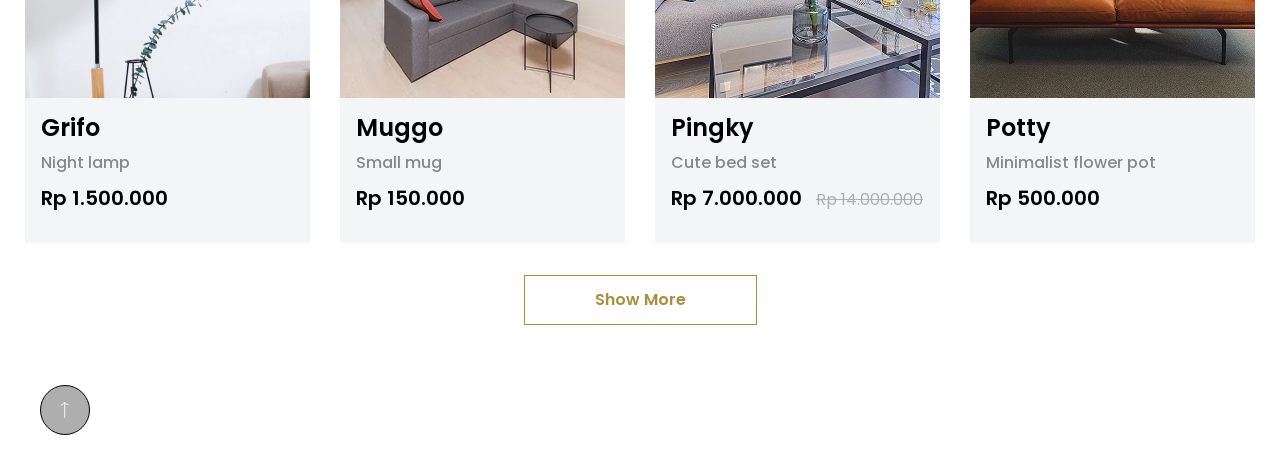
<file: hw_13/index.html>
<!doctype html>
<html lang="en">
  <head>
    <meta charset="UTF-8" />
    <meta name="viewport" content="width=device-width, initial-scale=1.0" />
    <link
      href="https://fonts.googleapis.com/css?family=Poppins:regular,500,600,700&display=swap"
      rel="stylesheet"
    />
    <link rel="stylesheet" href="./css/reset.css" />
    <link rel="stylesheet" href="./css/style.css" />
    <title>HW_13</title>
  </head>
  <body>
    <div class="wrapper" id="top">
      <header class="header">
        <div class="header__container">
          <h1 class="header__title">HOME WORK №13</h1>
        </div>
      </header>
      <main class="page">
        <div class="page__container">
          <section class="page__range range">
            <h2 class="range__title">Browse The Range</h2>
            <h3 class="range__subtitle">
              Lorem ipsum dolor sit amet, consectetur adipiscing elit.
            </h3>
            <div class="range__items">
              <div class="range__item">
                <a href="#" class="range__card">
                  <div>
                    <img
                      src="./img/01.jpg"
                      alt="Dining room"
                      class="range__img"
                    />
                  </div>
                  <h4 class="descr">Dining</h4>
                </a>
              </div>
              <div class="range__item">
                <a href="#" class="range__card">
                  <div>
                    <img
                      src="./img/02.jpg"
                      alt="Living room"
                      class="range__img"
                    />
                  </div>
                  <div class="descr">Living</div>
                </a>
              </div>
              <div class="range__item">
                <a href="#" class="range__card">
                  <div>
                    <img src="./img/03.jpg" alt="Bedroom" class="range__img" />
                  </div>
                  <div class="descr">Bedroom</div>
                </a>
              </div>
            </div>
          </section>
          <section class="page__products products">
            <h2 class="products__title">Our Products</h2>
            <div class="products__items">
              <div class="products__item">
                <a href="#" class="products__link link">
                  <div>
                    <img
                      src="./img/prod_01.jpg"
                      alt="Syltherine"
                      class="link__img"
                    />
                  </div>
                  <div>
                    <h3 class="link__name">Syltherine</h3>
                    <div class="link__descr">Stylish cafe chair</div>
                    <div class="link__price">
                      Rp 2.500.000<span>Rp 3.500.000</span>
                    </div>
                  </div>
                </a>
              </div>
              <div class="products__item">
                <a href="#" class="products__link link">
                  <div>
                    <img
                      src="./img/prod_02.jpg"
                      alt="Syltherine"
                      class="link__img"
                    />
                  </div>
                  <div>
                    <h3 class="link__name">Leviosa</h3>
                    <div class="link__descr">Stylish cafe chair</div>
                    <div class="link__price">Rp 2.500.000</div>
                  </div>
                </a>
              </div>
              <div class="products__item">
                <a href="#" class="products__link link">
                  <div>
                    <img
                      src="./img/prod_03.jpg"
                      alt="Syltherine"
                      class="link__img"
                    />
                  </div>
                  <div>
                    <h3 class="link__name">Lolito</h3>
                    <div class="link__descr">Luxury big sofa</div>
                    <div class="link__price">
                      Rp 7.000.000<span>Rp 14.000.000</span>
                    </div>
                  </div>
                </a>
              </div>
              <div class="products__item">
                <a href="#" class="products__link link">
                  <div>
                    <img
                      src="./img/prod_04.jpg"
                      alt="Syltherine"
                      class="link__img"
                    />
                  </div>
                  <div>
                    <h3 class="link__name">Respira</h3>
                    <div class="link__descr">Outdoor bar table and stool</div>
                    <div class="link__price">Rp 500.000</div>
                  </div>
                </a>
              </div>
              <div class="products__item">
                <a href="#" class="products__link link">
                  <div>
                    <img
                      src="./img/prod_05.jpg"
                      alt="Syltherine"
                      class="link__img"
                    />
                  </div>
                  <div>
                    <h3 class="link__name">Grifo</h3>
                    <div class="link__descr">Night lamp</div>
                    <div class="link__price">Rp 1.500.000</div>
                  </div>
                </a>
              </div>
              <div class="products__item">
                <a href="#" class="products__link link">
                  <div>
                    <img
                      src="./img/prod_06.jpg"
                      alt="Syltherine"
                      class="link__img"
                    />
                  </div>
                  <div>
                    <h3 class="link__name">Muggo</h3>
                    <div class="link__descr">Small mug</div>
                    <div class="link__price">Rp 150.000</div>
                  </div>
                </a>
              </div>
              <div class="products__item">
                <a href="#" class="products__link link">
                  <div>
                    <img
                      src="./img/prod_07.jpg"
                      alt="Syltherine"
                      class="link__img"
                    />
                  </div>
                  <div>
                    <h3 class="link__name">Pingky</h3>
                    <div class="link__descr">Cute bed set</div>
                    <div class="link__price">
                      Rp 7.000.000<span>Rp 14.000.000</span>
                    </div>
                  </div>
                </a>
              </div>
              <div class="products__item">
                <a href="#" class="products__link link">
                  <div>
                    <img
                      src="./img/prod_08.jpg"
                      alt="Syltherine"
                      class="link__img"
                    />
                  </div>
                  <div>
                    <h3 class="link__name">Potty</h3>
                    <div class="link__descr">Minimalist flower pot</div>
                    <div class="link__price">Rp 500.000</div>
                  </div>
                </a>
              </div>
            </div>
            <a href="#" class="products__btn">Show More</a>
          </section>
        </div>
      </main>
      <footer class="footer">
        <div class="footer__container">
          <a href="#top" class="footer__link"></a>
        </div>
      </footer>
    </div>
  </body>
</html>
</file>
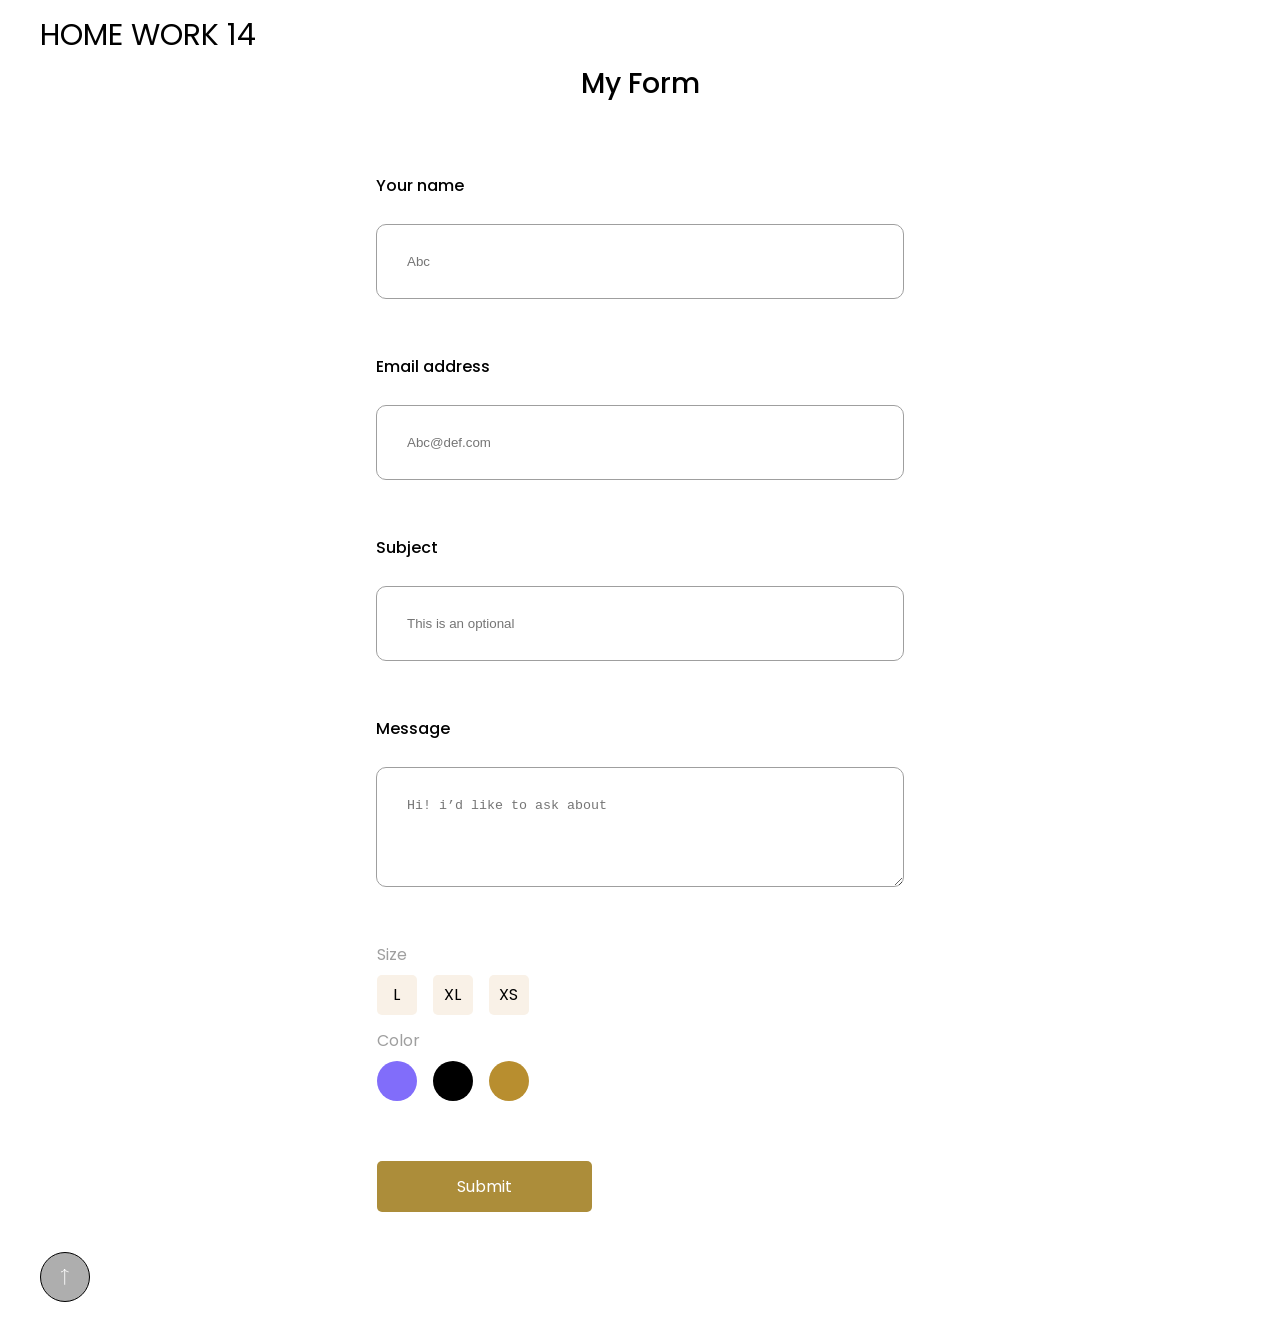
<file: hw_14/index.html>
<!doctype html>
<html lang="en">
  <head>
    <meta charset="UTF-8" />
    <meta name="viewport" content="width=device-width, initial-scale=1.0" />
    <link
      href="https://fonts.googleapis.com/css?family=Poppins:regular,500"
      rel="stylesheet"
    />
    <link rel="stylesheet" href="./css/reset.css" />
    <link rel="stylesheet" href="./css/style.css" />
    <title>HW 14</title>
  </head>
  <body>
    <div id="top" class="wrapper">
      <header class="header">
        <div class="header__container">
          <h1 class="header__title">HOME WORK 14</h1>
        </div>
      </header>

      <main class="page">
        <div class="page__container">
          <h2 class="page__title">My Form</h2>
          <form
            action="#"
            enctype="multipart/form-data"
            class="page__form form"
          >
            <div class="form__user-name">
              <label for="user-name">Your name</label>
              <input
                id="user-name"
                type="text"
                placeholder="Abc"
                name="form[]"
                required
              />
            </div>
            <div class="form__user-mail">
              <label for="user-mail">Email address</label>
              <input
                id="user-mail"
                type="email"
                placeholder="Abc@def.com"
                name="form[]"
                required
              />
            </div>
            <div class="form__subject">
              <label for="subject">Subject</label>
              <input
                id="subject"
                type="text"
                placeholder="This is an optional"
                name="form[]"
              />
            </div>
            <div class="form__message">
              <label for="message">Message</label>
              <textarea
                name="form[]"
                id="message"
                placeholder="Hi! i’d like to ask about"
              ></textarea>
            </div>

            <div class="form__radio radio">
              <h3 class="radio__title">Size</h3>
              <div class="radio__wrap wrap-size">
                <div>
                  <input type="radio" value="L" name="form[size]" /><span
                    >L</span
                  >
                </div>
                <div>
                  <input type="radio" value="XL" name="form[size]" /><span
                    >XL</span
                  >
                </div>
                <div>
                  <input type="radio" value="XS" name="form[size]" /><span
                    >XS</span
                  >
                </div>
              </div>
              <h3 class="radio__title">Color</h3>
              <div class="radio__wrap wrap-color">
                <div>
                  <input type="radio" value="purpur" name="form[color]" />
                </div>
                <div>
                  <input type="radio" value="black" name="form[color]" />
                </div>
                <div>
                  <input type="radio" value="brown" name="form[color]" />
                </div>
              </div>
            </div>
            <div class="form__submit">
              <button type="submit" class="form__btn">Submit</button>
            </div>
          </form>
        </div>
      </main>

      <footer class="footer">
        <div class="footer__container">
          <a href="#top" class="footer__link"></a>
        </div>
      </footer>
    </div>
  </body>
</html>
</file>
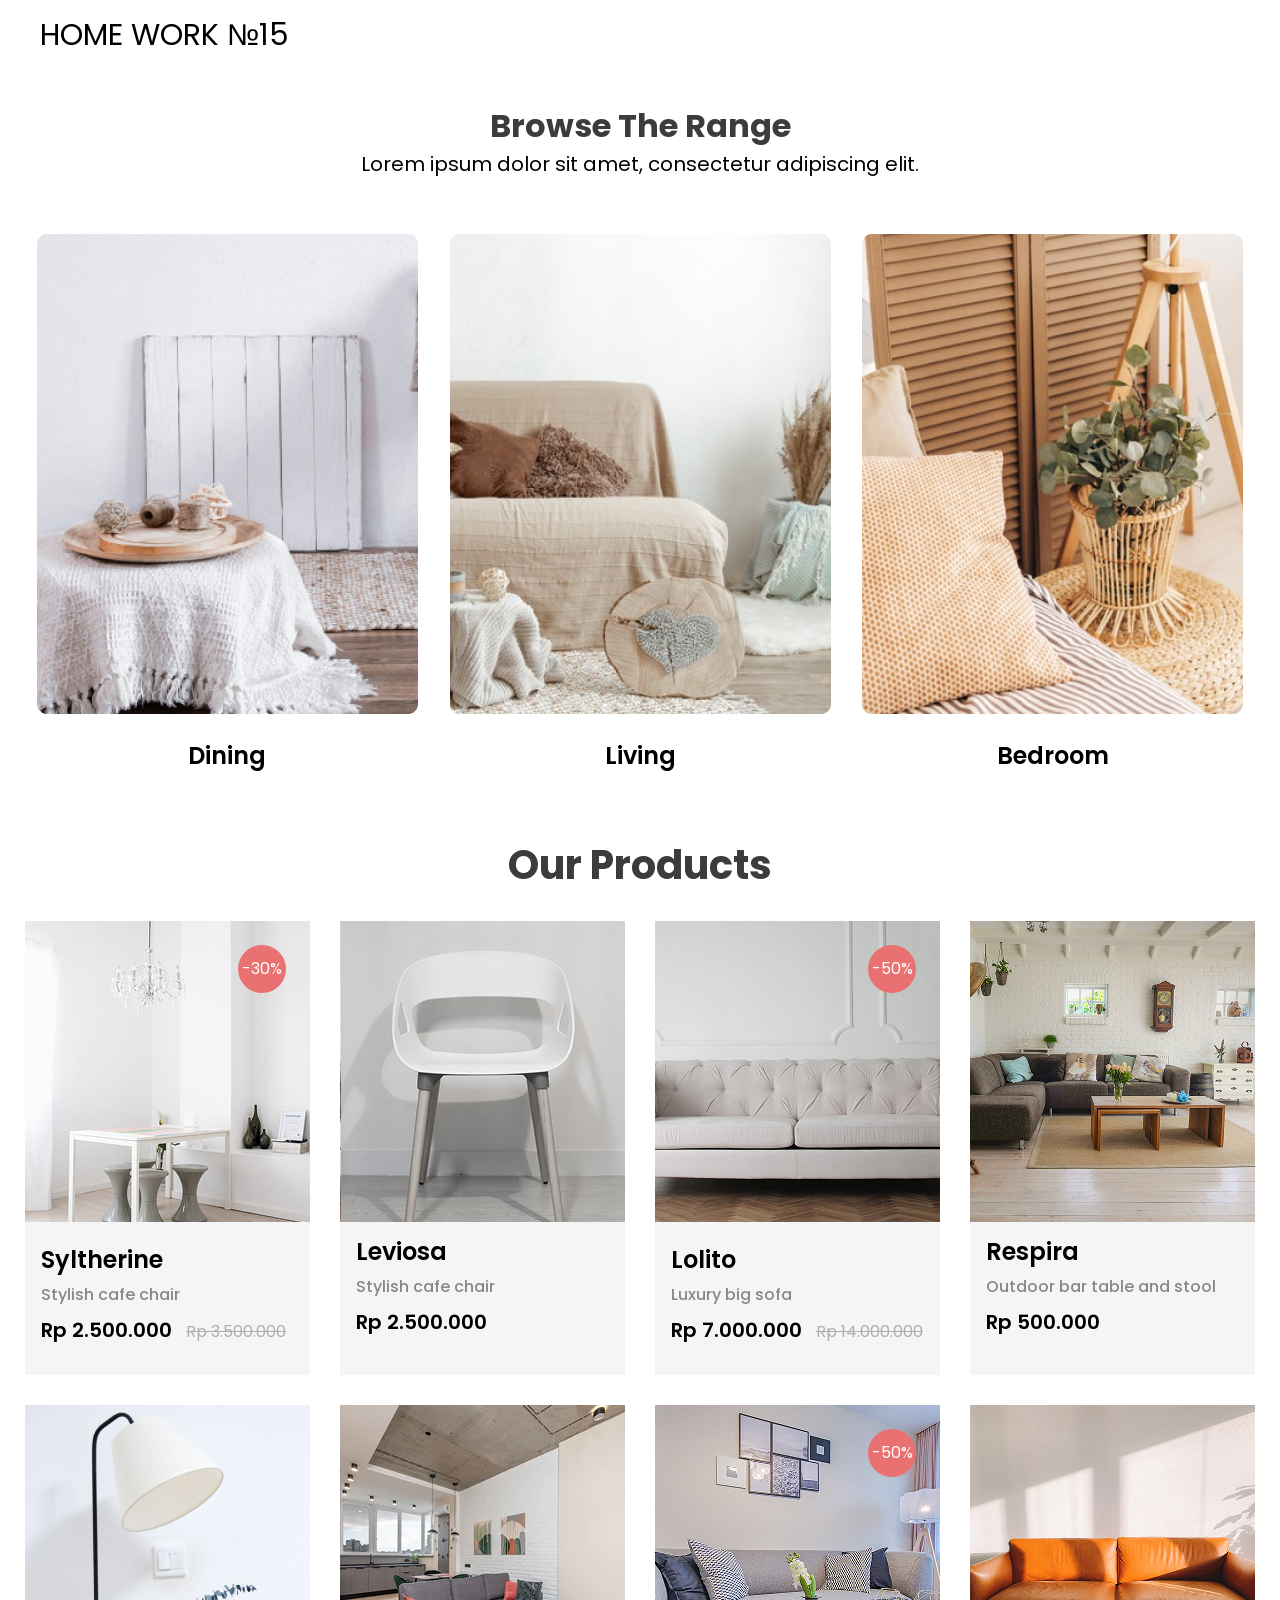
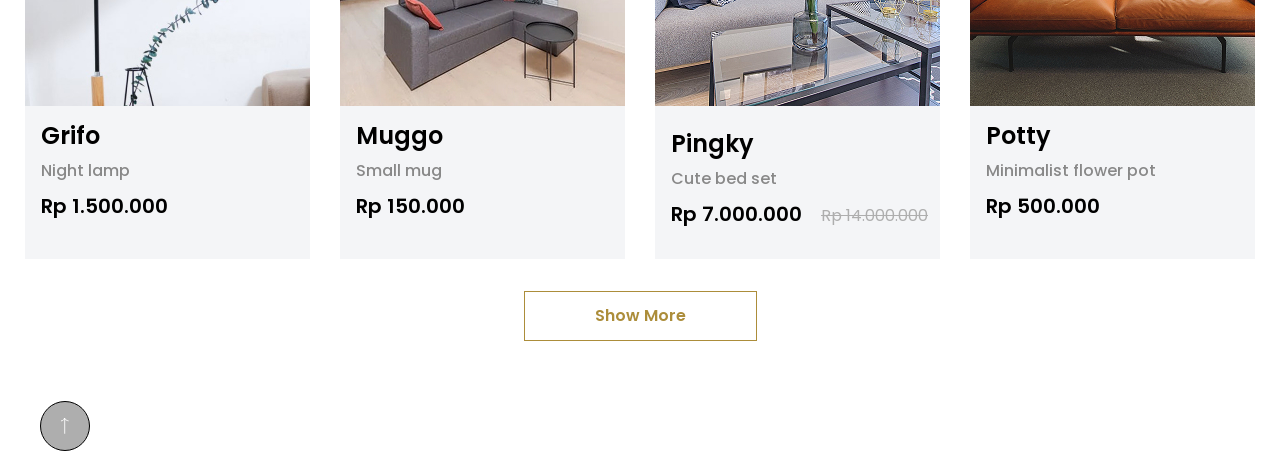
<file: hw_15/index.html>
<!doctype html>
<html lang="en">
  <head>
    <meta charset="UTF-8" />
    <meta name="viewport" content="width=device-width, initial-scale=1.0" />
    <link
      href="https://fonts.googleapis.com/css?family=Poppins:regular,500,600,700&display=swap"
      rel="stylesheet"
    />
    <link rel="stylesheet" href="./css/reset.css" />
    <link rel="stylesheet" href="./css/style.css" />
    <title>HW_15</title>
  </head>
  <body>
    <div class="wrapper" id="top">
      <header class="header">
        <div class="header__container">
          <h1 class="header__title">HOME WORK №15</h1>
        </div>
      </header>
      <main class="page">
        <div class="page__container">
          <section class="page__range range">
            <h2 class="range__title">Browse The Range</h2>
            <p>Lorem ipsum dolor sit amet, consectetur adipiscing elit.</p>
            <div class="range__items">
              <div class="range__item">
                <a href="#" class="range__card">
                  <div>
                    <img
                      src="./img/01.jpg"
                      alt="Dining room"
                      class="range__img"
                    />
                  </div>
                  <div class="descr">Dining</div>
                </a>
              </div>
              <div class="range__item">
                <a href="#" class="range__card">
                  <div>
                    <img
                      src="./img/02.jpg"
                      alt="Living room"
                      class="range__img"
                    />
                  </div>
                  <div class="descr">Living</div>
                </a>
              </div>
              <div class="range__item">
                <a href="#" class="range__card">
                  <div>
                    <img src="./img/03.jpg" alt="Bedroom" class="range__img" />
                  </div>
                  <div class="descr">Bedroom</div>
                </a>
              </div>
            </div>
          </section>
          <section class="page__products products">
            <h2 class="products__title">Our Products</h2>
            <div class="products__items">
              <div class="products__item">
                <div class="products__card product-card">
                  <div>
                    <a href="#" class="product-card__img-link">
                      <img
                        src="./img/prod_01.jpg"
                        alt="Syltherine"
                        class="product-card__img"
                      />
                    </a>
                    <a href="#" class="product-card__discount-link">-30% </a>
                  </div>
                  <div>
                    <a href="#" class="product-card__link">
                      <h3 class="product-card__name">Syltherine</h3>
                    </a>
                    <div class="product-card__descr">Stylish cafe chair</div>
                    <div class="product-card__price">
                      Rp 2.500.000<span>Rp 3.500.000</span>
                    </div>
                  </div>
                </div>
              </div>

              <div class="products__item">
                <div class="products__card product-card">
                  <div>
                    <a href="#" class="product-card__img-link">
                      <img
                        src="./img/prod_02.jpg"
                        alt="Leviosa"
                        class="product-card__img"
                      />
                    </a>
                  </div>
                  <div>
                    <a href="#" class="product-card__link">
                      <h3 class="product-card__name">Leviosa</h3>
                    </a>
                    <div class="product-card__descr">Stylish cafe chair</div>
                    <div class="product-card__price">Rp 2.500.000</div>
                  </div>
                </div>
              </div>
              <div class="products__item">
                <div class="products__card product-card">
                  <div>
                    <a href="#" class="product-card__img-link">
                      <img
                        src="./img/prod_03.jpg"
                        alt="Lolito"
                        class="product-card__img"
                      />
                    </a>
                    <a href="#" class="product-card__discount-link">-50% </a>
                  </div>
                  <div>
                    <a href="#" class="product-card__link">
                      <h3 class="product-card__name">Lolito</h3>
                    </a>
                    <div class="product-card__descr">Luxury big sofa</div>
                    <div class="product-card__price">
                      Rp 7.000.000<span>Rp 14.000.000</span>
                    </div>
                  </div>
                </div>
              </div>
              <div class="products__item">
                <div class="products__card product-card">
                  <div>
                    <a href="#" class="product-card__img-link">
                      <img
                        src="./img/prod_04.jpg"
                        alt="Respira"
                        class="product-card__img"
                      />
                    </a>
                  </div>
                  <div>
                    <a href="#" class="product-card__link">
                      <h3 class="product-card__name">Respira</h3>
                    </a>
                    <div class="product-card__descr">
                      Outdoor bar table and stool
                    </div>
                    <div class="product-card__price">Rp 500.000</div>
                  </div>
                </div>
              </div>
              <div class="products__item">
                <div class="products__card product-card">
                  <div>
                    <a href="#" class="product-card__img-link">
                      <img
                        src="./img/prod_05.jpg"
                        alt="Grifo"
                        class="product-card__img"
                      />
                    </a>
                  </div>
                  <div>
                    <a href="#" class="product-card__link">
                      <h3 class="product-card__name">Grifo</h3>
                    </a>
                    <div class="product-card__descr">Night lamp</div>
                    <div class="product-card__price">Rp 1.500.000</div>
                  </div>
                </div>
              </div>
              <div class="products__item">
                <div class="products__card product-card">
                  <div>
                    <a href="#" class="product-card__img-link">
                      <img
                        src="./img/prod_06.jpg"
                        alt="Muggo"
                        class="product-card__img"
                      />
                    </a>
                  </div>
                  <div>
                    <a href="#" class="product-card__link">
                      <h3 class="product-card__name">Muggo</h3>
                    </a>
                    <div class="product-card__descr">Small mug</div>
                    <div class="product-card__price">Rp 150.000</div>
                  </div>
                </div>
              </div>
              <div class="products__item">
                <div class="products__card product-card">
                  <div>
                    <a href="#" class="product-card__img-link">
                      <img
                        src="./img/prod_07.jpg"
                        alt="Pingky"
                        class="product-card__img"
                      />
                    </a>
                    <a href="#" class="product-card__discount-link">-50% </a>
                  </div>
                  <div>
                    <a href="#" class="product-card__link">
                      <h3 class="product-card__name">Pingky</h3>
                    </a>
                    <div class="product-card__descr">Cute bed set</div>
                    <div class="product-card__price">
                      Rp 7.000.000 <span>Rp 14.000.000</span>
                    </div>
                  </div>
                </div>
              </div>
              <div class="products__item">
                <div class="products__card product-card">
                  <div>
                    <a href="#" class="product-card__img-link">
                      <img
                        src="./img/prod_08.jpg"
                        alt="Potty"
                        class="product-card__img"
                      />
                    </a>
                  </div>
                  <div>
                    <a href="#" class="product-card__link">
                      <h3 class="product-card__name">Potty</h3>
                    </a>
                    <div class="product-card__descr">Minimalist flower pot</div>
                    <div class="product-card__price">Rp 500.000</div>
                  </div>
                </div>
              </div>
            </div>
            <a href="#" class="products__btn">Show More</a>
          </section>
        </div>
      </main>
      <footer class="footer">
        <div class="footer__container">
          <a href="#top" class="footer__link"></a>
        </div>
      </footer>
    </div>
  </body>
</html>
</file>
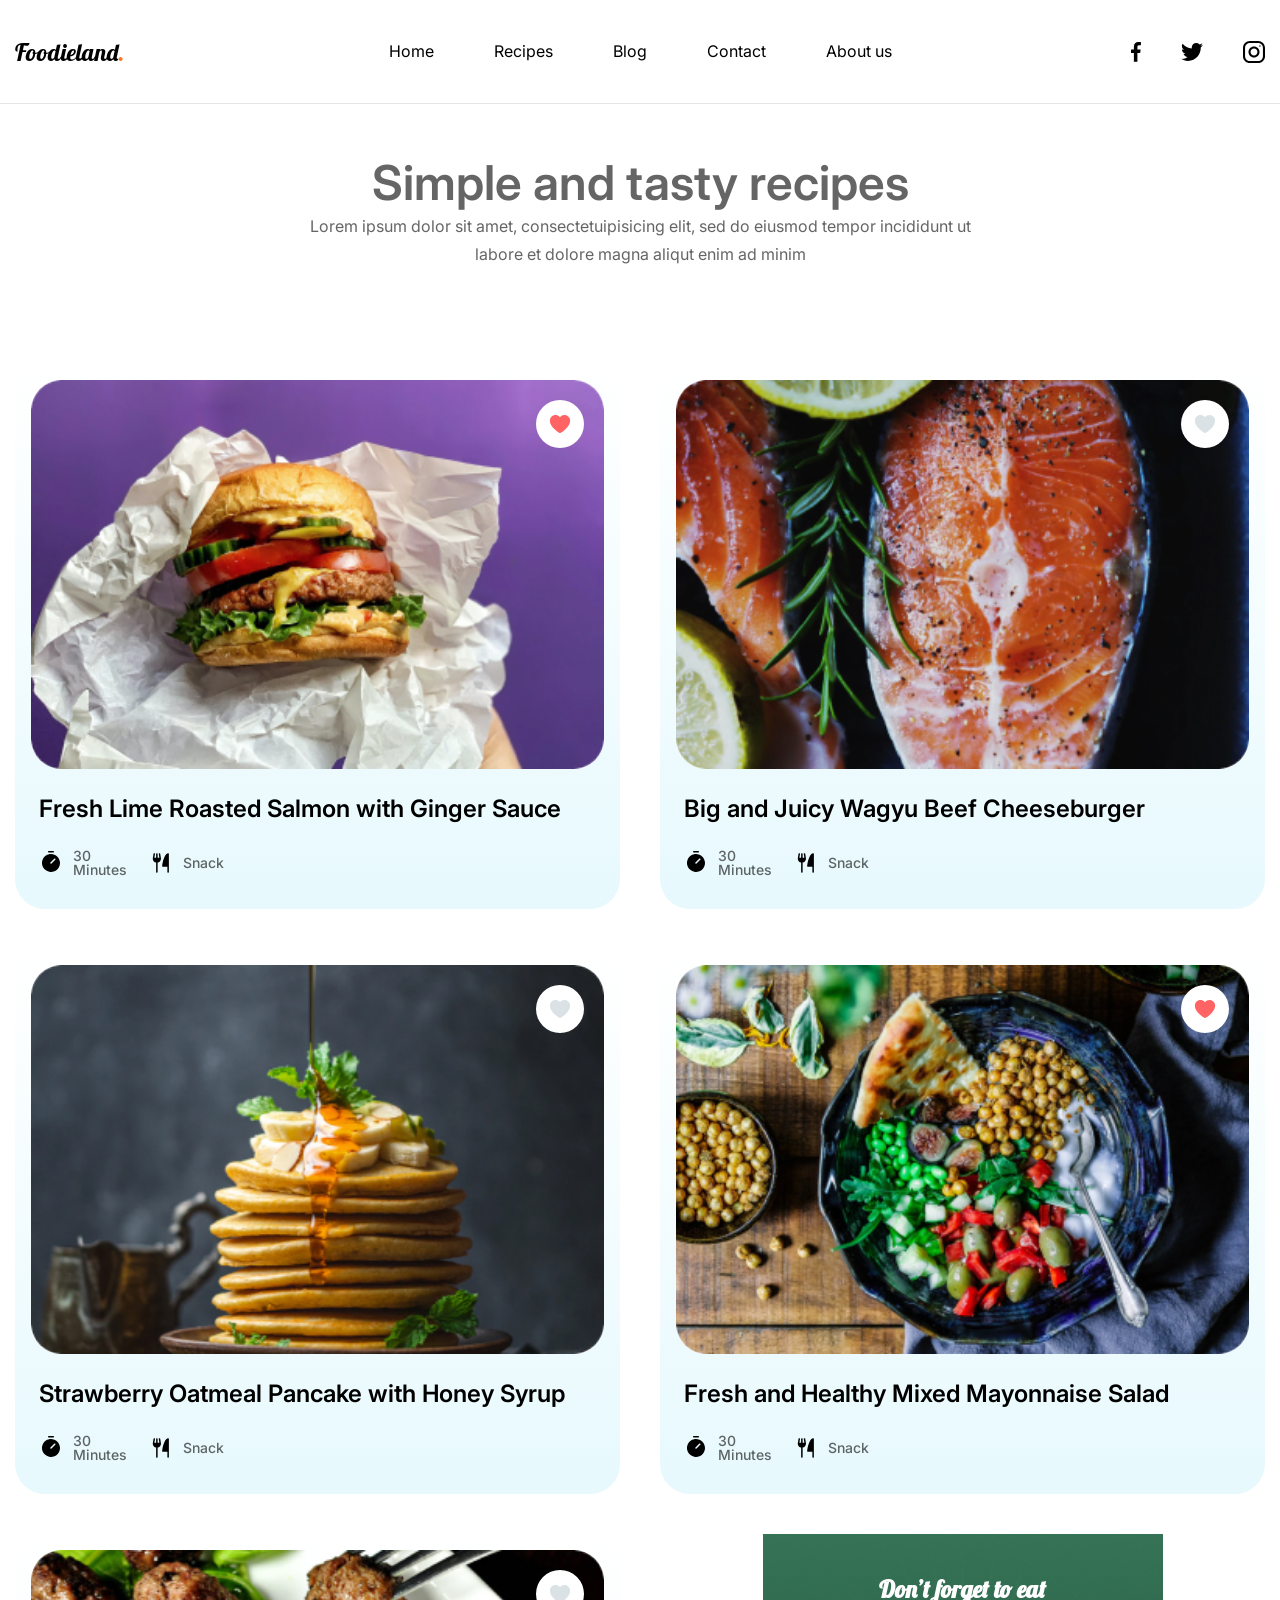
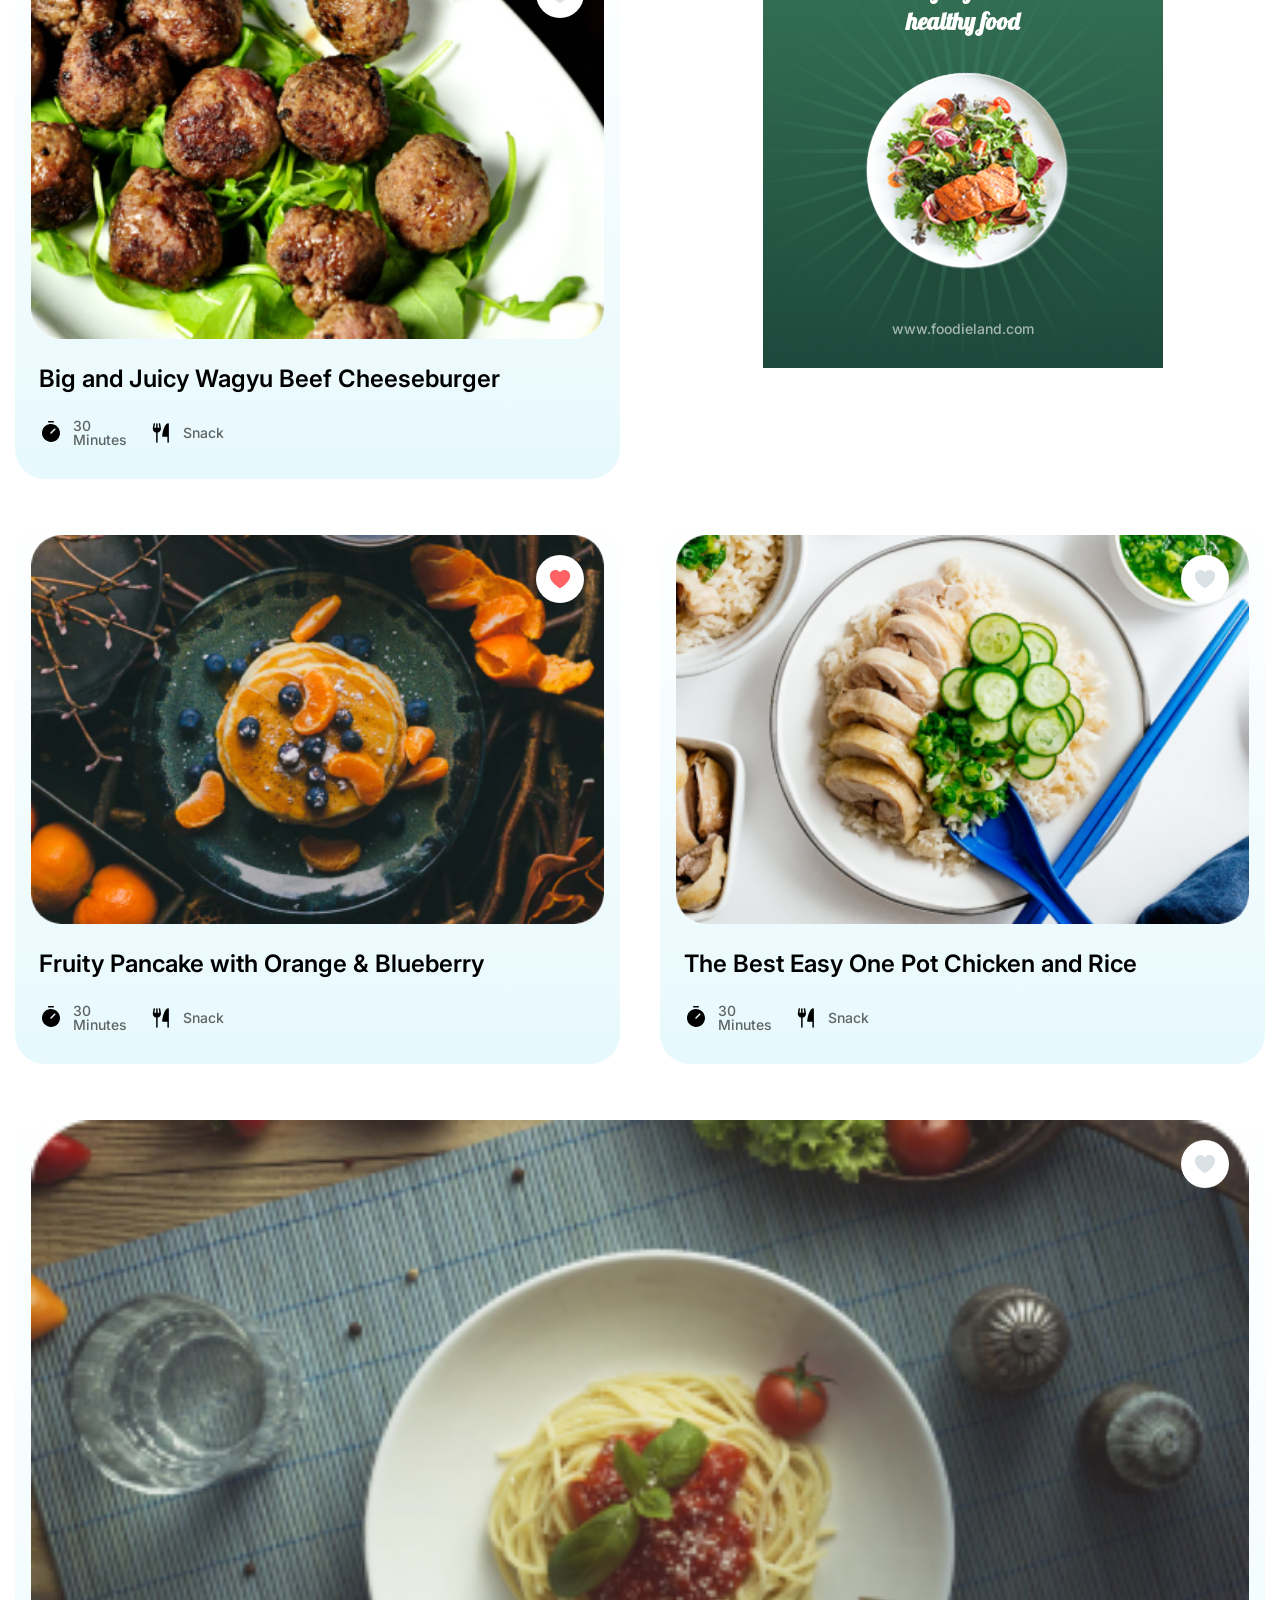
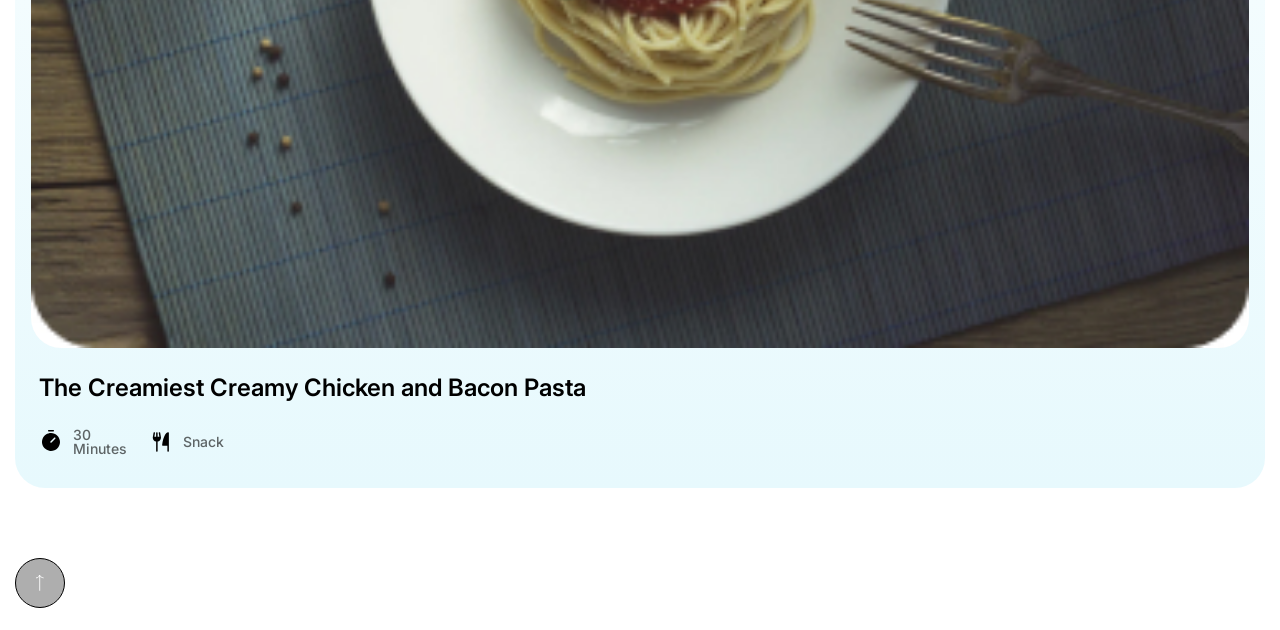
<file: hw_16/index.html>
<!doctype html>
<html lang="en">
  <head>
    <meta charset="UTF-8" />
    <meta name="viewport" content="width=device-width, initial-scale=1.0" />
    <link
      href="https://fonts.googleapis.com/css?family=Inter:regular,500,600&display=swap"
      rel="stylesheet"
    />
    <link
      href="https://fonts.googleapis.com/css?family=Lobster:regular&display=swap"
      rel="stylesheet"
    />
    <link rel="stylesheet" href="./css/reset.css" />
    <link rel="stylesheet" href="./css/components.css" />
    <link rel="stylesheet" href="./css/style.css" />
    <title>HW 16</title>
  </head>
  <body>
    <div id="top" class="wrapper">
      <header class="header">
        <div class="header__container">
          <div class="header__logo">Foodieland<span>.</span></div>
          <div class="header__menu menu">
            <button type="button" class="icon-menu">
              <span></span>
            </button>
            <div class="menu__body">
              <ul class="menu__list">
                <li class="menu__item">
                  <a href="#" class="menu__link">Home</a>
                </li>
                <li class="menu__item">
                  <a href="#" class="menu__link">Recipes</a>
                </li>
                <li class="menu__item">
                  <a href="#" class="menu__link">Blog</a>
                </li>
                <li class="menu__item">
                  <a href="#" class="menu__link">Contact</a>
                </li>
                <li class="menu__item">
                  <a href="#" class="menu__link">About us</a>
                </li>
              </ul>
            </div>
          </div>
          <ul class="header__social social">
            <li class="social__item">
              <a target="_blank" href="#" class="social__link">
                <img src="./img/icons/facebook.svg" alt="facebook" />
              </a>
            </li>
            <li class="social__item">
              <a target="_blank" href="#" class="social__link">
                <img src="./img/icons/twitter.svg" alt="twitter" />
              </a>
            </li>
            <li class="social__item">
              <a target="_blank" href="#" class="social__link">
                <img src="./img/icons/instagram.svg" alt="instagram" />
              </a>
            </li>
          </ul>
        </div>
      </header>

      <main class="page">
        <div class="products">
          <div class="products__container">
            <div
              class="products__header-block header-block header-block--center"
            >
              <div class="header-block__text">
                <h2 class="header-block__title">Simple and tasty recipes</h2>
                <p>
                  Lorem ipsum dolor sit amet, consectetuipisicing elit, sed do
                  eiusmod tempor incididunt ut labore et dolore magna aliqut
                  enim ad minim
                </p>
              </div>
            </div>
            <div class="products__items">
              <div class="products__item item-product">
                <div class="item-product__header">
                  <a href="#" class="item-product__link-image">
                    <img
                      src="./img/products/cheesburger.jpg"
                      alt="cheesburger"
                      class="item-product__image"
                    />
                  </a>
                  <a
                    href="#"
                    class="item-product__favorite item-product__favorite--active"
                  >
                    <svg
                      width="24"
                      height="24"
                      viewBox="0 0 24 24"
                      fill="none"
                      xmlns="http://www.w3.org/2000/svg"
                    >
                      <path
                        fill="#DBE2E5"
                        d="M16.5022 3.00001C15.6291 2.99851 14.7677 3.20077 13.9865 3.59072C13.2052 3.98066 12.5258 4.54752 12.0022 5.24621C11.293 4.30266 10.3051 3.606 9.17823 3.25482C8.05134 2.90365 6.84256 2.91573 5.72291 3.28936C4.60327 3.663 3.62948 4.37926 2.93932 5.3368C2.24916 6.29434 1.8776 7.44467 1.8772 8.62501C1.8772 15.3621 11.2373 20.6813 11.6357 20.9044C11.7477 20.9671 11.8739 21 12.0022 21C12.1305 21 12.2567 20.9671 12.3687 20.9044C14.0902 19.8961 15.7059 18.7173 17.1914 17.3856C20.4665 14.438 22.1272 11.4905 22.1272 8.62501C22.1255 7.13368 21.5323 5.70393 20.4778 4.6494C19.4233 3.59487 17.9935 3.0017 16.5022 3.00001Z"
                      />
                    </svg>
                  </a>
                </div>
                <div class="item-product__body">
                  <a href="#" class="item-product__link-title">
                    <h3 class="item-product__title">
                      Fresh Lime Roasted Salmon with Ginger Sauce
                    </h3>
                  </a>
                  <div class="item-product__options options-item-product">
                    <div
                      class="options-item-product__item options-item-product__item--timer"
                    >
                      30 Minutes
                    </div>
                    <div
                      class="options-item-product__item options-item-product__item--snack"
                    >
                      Snack
                    </div>
                  </div>
                </div>
              </div>
              <div class="products__item item-product">
                <div class="item-product__header">
                  <a href="#" class="item-product__link-image">
                    <img
                      src="./img/products/salmon.jpg"
                      alt="cheesburger"
                      class="item-product__image"
                    />
                  </a>
                  <a href="#" class="item-product__favorite">
                    <svg
                      width="24"
                      height="24"
                      viewBox="0 0 24 24"
                      fill="none"
                      xmlns="http://www.w3.org/2000/svg"
                    >
                      <path
                        fill="#DBE2E5"
                        d="M16.5022 3.00001C15.6291 2.99851 14.7677 3.20077 13.9865 3.59072C13.2052 3.98066 12.5258 4.54752 12.0022 5.24621C11.293 4.30266 10.3051 3.606 9.17823 3.25482C8.05134 2.90365 6.84256 2.91573 5.72291 3.28936C4.60327 3.663 3.62948 4.37926 2.93932 5.3368C2.24916 6.29434 1.8776 7.44467 1.8772 8.62501C1.8772 15.3621 11.2373 20.6813 11.6357 20.9044C11.7477 20.9671 11.8739 21 12.0022 21C12.1305 21 12.2567 20.9671 12.3687 20.9044C14.0902 19.8961 15.7059 18.7173 17.1914 17.3856C20.4665 14.438 22.1272 11.4905 22.1272 8.62501C22.1255 7.13368 21.5323 5.70393 20.4778 4.6494C19.4233 3.59487 17.9935 3.0017 16.5022 3.00001Z"
                      />
                    </svg>
                  </a>
                </div>
                <div class="item-product__body">
                  <a href="#" class="item-product__link-title">
                    <h3 class="item-product__title">
                      Big and Juicy Wagyu Beef Cheeseburger
                    </h3>
                  </a>
                  <div class="item-product__options options-item-product">
                    <div
                      class="options-item-product__item options-item-product__item--timer"
                    >
                      30 Minutes
                    </div>
                    <div
                      class="options-item-product__item options-item-product__item--snack"
                    >
                      Snack
                    </div>
                  </div>
                </div>
              </div>
              <div class="products__item item-product">
                <div class="item-product__header">
                  <a href="#" class="item-product__link-image">
                    <img
                      src="./img/products/pancake.jpg"
                      alt="cheesburger"
                      class="item-product__image"
                    />
                  </a>
                  <a href="#" class="item-product__favorite">
                    <svg
                      width="24"
                      height="24"
                      viewBox="0 0 24 24"
                      fill="none"
                      xmlns="http://www.w3.org/2000/svg"
                    >
                      <path
                        fill="#DBE2E5"
                        d="M16.5022 3.00001C15.6291 2.99851 14.7677 3.20077 13.9865 3.59072C13.2052 3.98066 12.5258 4.54752 12.0022 5.24621C11.293 4.30266 10.3051 3.606 9.17823 3.25482C8.05134 2.90365 6.84256 2.91573 5.72291 3.28936C4.60327 3.663 3.62948 4.37926 2.93932 5.3368C2.24916 6.29434 1.8776 7.44467 1.8772 8.62501C1.8772 15.3621 11.2373 20.6813 11.6357 20.9044C11.7477 20.9671 11.8739 21 12.0022 21C12.1305 21 12.2567 20.9671 12.3687 20.9044C14.0902 19.8961 15.7059 18.7173 17.1914 17.3856C20.4665 14.438 22.1272 11.4905 22.1272 8.62501C22.1255 7.13368 21.5323 5.70393 20.4778 4.6494C19.4233 3.59487 17.9935 3.0017 16.5022 3.00001Z"
                      />
                    </svg>
                  </a>
                </div>
                <div class="item-product__body">
                  <a href="#" class="item-product__link-title">
                    <h3 class="item-product__title">
                      Strawberry Oatmeal Pancake with Honey Syrup
                    </h3>
                  </a>
                  <div class="item-product__options options-item-product">
                    <div
                      class="options-item-product__item options-item-product__item--timer"
                    >
                      30 Minutes
                    </div>
                    <div
                      class="options-item-product__item options-item-product__item--snack"
                    >
                      Snack
                    </div>
                  </div>
                </div>
              </div>
              <div class="products__item item-product">
                <div class="item-product__header">
                  <a href="#" class="item-product__link-image">
                    <img
                      src="./img/products/salad.jpg"
                      alt="cheesburger"
                      class="item-product__image"
                    />
                  </a>
                  <a
                    href="#"
                    class="item-product__favorite item-product__favorite--active"
                  >
                    <svg
                      width="24"
                      height="24"
                      viewBox="0 0 24 24"
                      fill="none"
                      xmlns="http://www.w3.org/2000/svg"
                    >
                      <path
                        fill="#DBE2E5"
                        d="M16.5022 3.00001C15.6291 2.99851 14.7677 3.20077 13.9865 3.59072C13.2052 3.98066 12.5258 4.54752 12.0022 5.24621C11.293 4.30266 10.3051 3.606 9.17823 3.25482C8.05134 2.90365 6.84256 2.91573 5.72291 3.28936C4.60327 3.663 3.62948 4.37926 2.93932 5.3368C2.24916 6.29434 1.8776 7.44467 1.8772 8.62501C1.8772 15.3621 11.2373 20.6813 11.6357 20.9044C11.7477 20.9671 11.8739 21 12.0022 21C12.1305 21 12.2567 20.9671 12.3687 20.9044C14.0902 19.8961 15.7059 18.7173 17.1914 17.3856C20.4665 14.438 22.1272 11.4905 22.1272 8.62501C22.1255 7.13368 21.5323 5.70393 20.4778 4.6494C19.4233 3.59487 17.9935 3.0017 16.5022 3.00001Z"
                      />
                    </svg>
                  </a>
                </div>
                <div class="item-product__body">
                  <a href="#" class="item-product__link-title">
                    <h3 class="item-product__title">
                      Fresh and Healthy Mixed Mayonnaise Salad
                    </h3>
                  </a>
                  <div class="item-product__options options-item-product">
                    <div
                      class="options-item-product__item options-item-product__item--timer"
                    >
                      30 Minutes
                    </div>
                    <div
                      class="options-item-product__item options-item-product__item--snack"
                    >
                      Snack
                    </div>
                  </div>
                </div>
              </div>
              <div class="products__item item-product">
                <div class="item-product__header">
                  <a href="#" class="item-product__link-image">
                    <img
                      src="./img/products/chicken.jpg"
                      alt="cheesburger"
                      class="item-product__image"
                    />
                  </a>
                  <a href="#" class="item-product__favorite">
                    <svg
                      width="24"
                      height="24"
                      viewBox="0 0 24 24"
                      fill="none"
                      xmlns="http://www.w3.org/2000/svg"
                    >
                      <path
                        fill="#DBE2E5"
                        d="M16.5022 3.00001C15.6291 2.99851 14.7677 3.20077 13.9865 3.59072C13.2052 3.98066 12.5258 4.54752 12.0022 5.24621C11.293 4.30266 10.3051 3.606 9.17823 3.25482C8.05134 2.90365 6.84256 2.91573 5.72291 3.28936C4.60327 3.663 3.62948 4.37926 2.93932 5.3368C2.24916 6.29434 1.8776 7.44467 1.8772 8.62501C1.8772 15.3621 11.2373 20.6813 11.6357 20.9044C11.7477 20.9671 11.8739 21 12.0022 21C12.1305 21 12.2567 20.9671 12.3687 20.9044C14.0902 19.8961 15.7059 18.7173 17.1914 17.3856C20.4665 14.438 22.1272 11.4905 22.1272 8.62501C22.1255 7.13368 21.5323 5.70393 20.4778 4.6494C19.4233 3.59487 17.9935 3.0017 16.5022 3.00001Z"
                      />
                    </svg>
                  </a>
                </div>
                <div class="item-product__body">
                  <a href="#" class="item-product__link-title">
                    <h3 class="item-product__title">
                      Big and Juicy Wagyu Beef Cheeseburger
                    </h3>
                  </a>
                  <div class="item-product__options options-item-product">
                    <div
                      class="options-item-product__item options-item-product__item--timer"
                    >
                      30 Minutes
                    </div>
                    <div
                      class="options-item-product__item options-item-product__item--snack"
                    >
                      Snack
                    </div>
                  </div>
                </div>
              </div>
              <div class="products__item item-product item-product--slogan">
                <h3 class="item-product__title">
                  Don’t forget to eat<br />
                  healthy food
                </h3>

                <a href="#" class="item-product__link">www.foodieland.com</a>
              </div>
              <div class="products__item item-product">
                <div class="item-product__header">
                  <a href="#" class="item-product__link-image">
                    <img
                      src="./img/products/PancakewithOrangeBlueberry.jpg"
                      alt="cheesburger"
                      class="item-product__image"
                    />
                  </a>
                  <a
                    href="#"
                    class="item-product__favorite item-product__favorite--active"
                  >
                    <svg
                      width="24"
                      height="24"
                      viewBox="0 0 24 24"
                      fill="none"
                      xmlns="http://www.w3.org/2000/svg"
                    >
                      <path
                        fill="#DBE2E5"
                        d="M16.5022 3.00001C15.6291 2.99851 14.7677 3.20077 13.9865 3.59072C13.2052 3.98066 12.5258 4.54752 12.0022 5.24621C11.293 4.30266 10.3051 3.606 9.17823 3.25482C8.05134 2.90365 6.84256 2.91573 5.72291 3.28936C4.60327 3.663 3.62948 4.37926 2.93932 5.3368C2.24916 6.29434 1.8776 7.44467 1.8772 8.62501C1.8772 15.3621 11.2373 20.6813 11.6357 20.9044C11.7477 20.9671 11.8739 21 12.0022 21C12.1305 21 12.2567 20.9671 12.3687 20.9044C14.0902 19.8961 15.7059 18.7173 17.1914 17.3856C20.4665 14.438 22.1272 11.4905 22.1272 8.62501C22.1255 7.13368 21.5323 5.70393 20.4778 4.6494C19.4233 3.59487 17.9935 3.0017 16.5022 3.00001Z"
                      />
                    </svg>
                  </a>
                </div>
                <div class="item-product__body">
                  <a href="#" class="item-product__link-title">
                    <h3 class="item-product__title">
                      Fruity Pancake with Orange & Blueberry
                    </h3>
                  </a>
                  <div class="item-product__options options-item-product">
                    <div
                      class="options-item-product__item options-item-product__item--timer"
                    >
                      30 Minutes
                    </div>
                    <div
                      class="options-item-product__item options-item-product__item--snack"
                    >
                      Snack
                    </div>
                  </div>
                </div>
              </div>
              <div class="products__item item-product">
                <div class="item-product__header">
                  <a href="#" class="item-product__link-image">
                    <img
                      src="./img/products/chickenandrice.jpg"
                      alt="cheesburger"
                      class="item-product__image"
                    />
                  </a>
                  <a href="#" class="item-product__favorite">
                    <svg
                      width="24"
                      height="24"
                      viewBox="0 0 24 24"
                      fill="none"
                      xmlns="http://www.w3.org/2000/svg"
                    >
                      <path
                        fill="#DBE2E5"
                        d="M16.5022 3.00001C15.6291 2.99851 14.7677 3.20077 13.9865 3.59072C13.2052 3.98066 12.5258 4.54752 12.0022 5.24621C11.293 4.30266 10.3051 3.606 9.17823 3.25482C8.05134 2.90365 6.84256 2.91573 5.72291 3.28936C4.60327 3.663 3.62948 4.37926 2.93932 5.3368C2.24916 6.29434 1.8776 7.44467 1.8772 8.62501C1.8772 15.3621 11.2373 20.6813 11.6357 20.9044C11.7477 20.9671 11.8739 21 12.0022 21C12.1305 21 12.2567 20.9671 12.3687 20.9044C14.0902 19.8961 15.7059 18.7173 17.1914 17.3856C20.4665 14.438 22.1272 11.4905 22.1272 8.62501C22.1255 7.13368 21.5323 5.70393 20.4778 4.6494C19.4233 3.59487 17.9935 3.0017 16.5022 3.00001Z"
                      />
                    </svg>
                  </a>
                </div>
                <div class="item-product__body">
                  <a href="#" class="item-product__link-title">
                    <h3 class="item-product__title">
                      The Best Easy One Pot Chicken and Rice
                    </h3>
                  </a>
                  <div class="item-product__options options-item-product">
                    <div
                      class="options-item-product__item options-item-product__item--timer"
                    >
                      30 Minutes
                    </div>
                    <div
                      class="options-item-product__item options-item-product__item--snack"
                    >
                      Snack
                    </div>
                  </div>
                </div>
              </div>
              <div class="products__item item-product">
                <div class="item-product__header">
                  <a href="#" class="item-product__link-image">
                    <img
                      src="./img/products/pasta.jpg"
                      alt="cheesburger"
                      class="item-product__image"
                    />
                  </a>
                  <a href="#" class="item-product__favorite">
                    <svg
                      width="24"
                      height="24"
                      viewBox="0 0 24 24"
                      fill="none"
                      xmlns="http://www.w3.org/2000/svg"
                    >
                      <path
                        fill="#DBE2E5"
                        d="M16.5022 3.00001C15.6291 2.99851 14.7677 3.20077 13.9865 3.59072C13.2052 3.98066 12.5258 4.54752 12.0022 5.24621C11.293 4.30266 10.3051 3.606 9.17823 3.25482C8.05134 2.90365 6.84256 2.91573 5.72291 3.28936C4.60327 3.663 3.62948 4.37926 2.93932 5.3368C2.24916 6.29434 1.8776 7.44467 1.8772 8.62501C1.8772 15.3621 11.2373 20.6813 11.6357 20.9044C11.7477 20.9671 11.8739 21 12.0022 21C12.1305 21 12.2567 20.9671 12.3687 20.9044C14.0902 19.8961 15.7059 18.7173 17.1914 17.3856C20.4665 14.438 22.1272 11.4905 22.1272 8.62501C22.1255 7.13368 21.5323 5.70393 20.4778 4.6494C19.4233 3.59487 17.9935 3.0017 16.5022 3.00001Z"
                      />
                    </svg>
                  </a>
                </div>
                <div class="item-product__body">
                  <a href="#" class="item-product__link-title">
                    <h3 class="item-product__title">
                      The Creamiest Creamy Chicken and Bacon Pasta
                    </h3>
                  </a>
                  <div class="item-product__options options-item-product">
                    <div
                      class="options-item-product__item options-item-product__item--timer"
                    >
                      30 Minutes
                    </div>
                    <div
                      class="options-item-product__item options-item-product__item--snack"
                    >
                      Snack
                    </div>
                  </div>
                </div>
              </div>
            </div>
          </div>
        </div>
      </main>

      <footer class="footer">
        <div class="footer__container">
          <a href="#top" class="footer__link"> </a>
        </div>
      </footer>
    </div>
    <script src="./script.js"></script>
  </body>
</html>
</file>
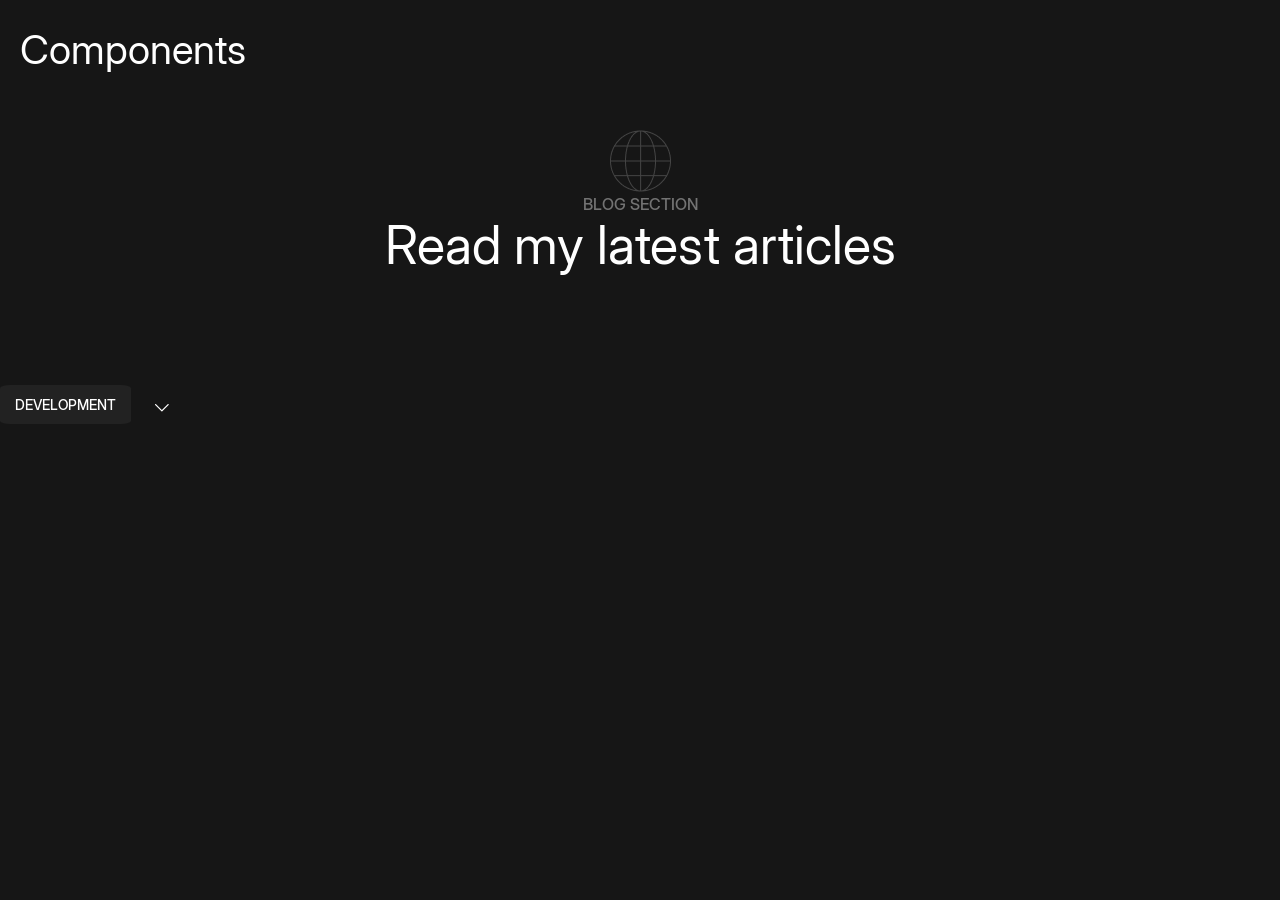
<file: hw_09/components.html>
<!doctype html>
<html lang="en">
  <head>
    <meta charset="UTF-8" />
    <meta name="viewport" content="width=device-width, initial-scale=1.0" />
    <link rel="stylesheet" href="./css/fonts.css" />
    <link rel="stylesheet" href="./css/reset.css" />
    <link rel="stylesheet" href="./css/components.css" />
    <link rel="stylesheet" href="./css/style.css" />
    <title>Components</title>
  </head>
  <body>
    <h1>Components</h1>
    <!-- section-header -->
    <div class="section-header">
      <img
        src="./img/globe.png"
        alt="Icon-globe"
        class="section-header__icon"
      />
      <span class="section-header__label">Blog SECTION</span>
      <h2 class="section-header__title">Read my latest articles</h2>
    </div>
    <!-- link -->
    <span class="label">Development</span>
    <!-- button  -->
    <a href="#" class="link-arrow-down">
      <img
        src="./img/vector.svg"
        alt="link arrow down"
        class="link-arrow-down__img"
      />
    </a>
  </body>
</html>
</file>
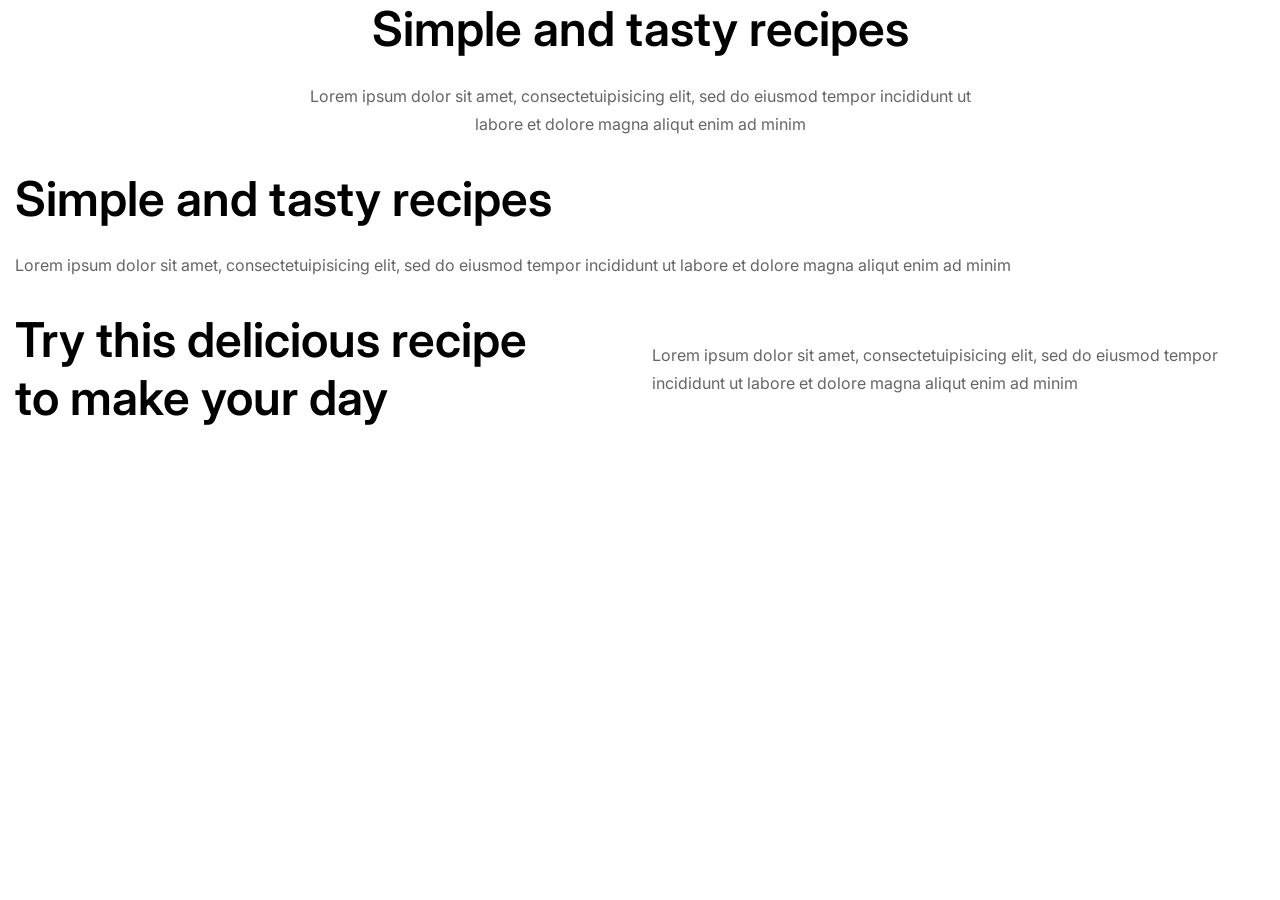
<file: hw_16/components.html>
<!doctype html>
<html lang="en">
  <head>
    <meta charset="UTF-8" />
    <meta name="viewport" content="width=device-width, initial-scale=1.0" />
    <link
      href="https://fonts.googleapis.com/css?family=Inter:regular,500,600&display=swap"
      rel="stylesheet"
    />
    <link
      href="https://fonts.googleapis.com/css?family=Lobster:regular"
      rel="stylesheet"
    />
    <link rel="stylesheet" href="./css/reset.css" />
    <link rel="stylesheet" href="./css/components.css" />
    <link rel="stylesheet" href="./css/style.css" />
    <title>HW 16</title>
  </head>
  <body>
    <main class="page">
      <div class="page__container">
        <div class="header-block header-block--center">
          <h2 class="header-block__title">Simple and tasty recipes</h2>
          <div class="header-block__text">
            <p>
              Lorem ipsum dolor sit amet, consectetuipisicing elit, sed do
              eiusmod tempor incididunt ut labore et dolore magna aliqut enim ad
              minim
            </p>
          </div>
        </div>
        <br />
        <br />
        <div class="header-block">
          <h2 class="header-block__title">Simple and tasty recipes</h2>
          <div class="header-block__text">
            <p>
              Lorem ipsum dolor sit amet, consectetuipisicing elit, sed do
              eiusmod tempor incididunt ut labore et dolore magna aliqut enim ad
              minim
            </p>
          </div>
        </div>
        <br />
        <br />
        <div class="header-block header-block--horizontal">
          <h2 class="header-block__title">
            Try this delicious recipe to make your day
          </h2>
          <div class="header-block__text">
            <p>
              Lorem ipsum dolor sit amet, consectetuipisicing elit, sed do
              eiusmod tempor incididunt ut labore et dolore magna aliqut enim ad
              minim
            </p>
          </div>
        </div>
      </div>
    </main>
  </body>
</html>
</file>
<file: HW_03/css/style.css>
@import url(https://fonts.googleapis.com/css?family=Poppins:100,100italic,200,200italic,300,300italic,regular,italic,500,500italic,600,600italic,700,700italic,800,800italic,900,900italic);

body {
    font-family: Poppins;
    padding: 20px;
}

header {
    padding: 20px;
}

.main_title {
    margin: 20px;
    color:rgb(2, 54, 244);
    font-size: 38px;
}

li div {
    padding: 20px;
}
.items > div.item {
    margin: 30px;
}

[href^="https://anga"] {
    color:rgb(5, 64, 227);
    font-size: 32px;
}

.country_sel span {
    color:rgb(238, 213, 20);
    font-size: 22px;
}

[href$="vidvidati"] {
    color:rgb(112, 7, 241);
    font-size: 32px;
}

.text * {
    color:rgb(14, 153, 239);
}
.item > .title {
    color:rgb(243, 164, 5);
    font-size: 24px;
}
[src$="jpg"] + p {
    color:rgb(236, 64, 17);
}

.items > .title {
    color: rgb(196, 30, 30);
font-size: 32px;
}
</file>
<file: hw_04/css/fonts.css>
@font-face {
    font-family: "MeaCulpa";
    src: url("../fonts/MeaCulpaRegular.woff2") format("woff2");
    font-weight: 400;
    font-style: normal;
    font-display: swap;
}
@font-face {
    font-family: "InterDisplay";
    src: url("../fonts/InterDisplay-BoldItalic.woff2") format("woff2");
    font-weight: 700;
    font-style: normal;
    font-display: swap;
}
@font-face {
    font-family: "InterDisplay";
    src: url("../fonts/InterDisplay-Medium.woff2") format("woff2");
    font-weight: 500;
    font-style: normal;
    font-display: swap;
}
@font-face {
    font-family: "InterDisplay";
    src: url("../fonts/InterDisplay-Regular.woff2") format("woff2");
    font-weight: 400;
    font-style: normal;
    font-display: swap;
}
</file>
<file: hw_04/css/style.css>
/* @import url(https://fonts.googleapis.com/css?family=DM+Sans:regular,700); */
/* @import url(https://fonts.googleapis.com/css?family=Poppins:regular,700); */

header {
    padding: 20px 0;
}

.link {
    font-size: 32px;
    font-weight: 500;
    color:rgb(148, 10, 239);
}

.wrap {
    font-family: "DM+Sans", sans-serif;
    max-width: 474px;
    margin: 0 auto;
    padding: 21px 0 120px;
     
}

.wrap > p {
    line-height: 140%;
    font-size: 20px;
    /* letter-spacing: -2.5%; */
    color:rgb(0, 0, 0, 0.6);
    margin-bottom: 30px;
}

h1 {
    font-size: 50px;
    font-weight: 700;
    letter-spacing: -2.5%;
    margin-bottom: 24px;
    }

h1 span {
    color:#1AAF5B;
}

.exemple {
    margin: 0 auto;
max-width: 1200px;
}

h2 {
    text-align: center;
    font-size: 50px;
margin-bottom: 24px;
text-shadow: 7px 0px 3px rgb(137, 0, 255),
7px 0px 3px pink;
}

.items .item {
    padding: 30px 0;
    font-size: 35px;
}
.item_1 {
    text-decoration: underline;
    color: rgb(38, 181, 181);
    font-family: "MeaCulpa", sans-serif;
}
.item_2 {
    text-transform: capitalize;
    color: rgb(9, 14, 209);
    font-family: "InterDisplay", sans-serif;
     font-weight: 400;
}
.item_3 {
    text-transform: uppercase;
    color: rgb(123, 9, 209);
}
.item_4 {
     text-decoration: wavy 4px underline rgb(213, 16, 180);
     color: rgb(198, 9, 209);
     font-family: "InterDisplay", sans-serif;
     font-weight: 500;
}
.item_5 {
  
    color: rgb(209, 9, 134);
    font-family: "InterDisplay", sans-serif;
     font-weight: 700;
}
</file>
<file: hw_05/css/style.css>
body {
    font-family: "Poppins", sans-serif;
}

.header_link {
    padding: 20px;
    margin-bottom: 20px;
    font-size: 28px;color:blueviolet;
}

main {
    max-width: 643px;
    background-color: #FFF3E3;
    padding: 60px 40px 37px;
    margin: 20px auto;
}

.link {
    font-size: 16px;
    font-weight: 600;
    margin-bottom: 10px;
    letter-spacing: 3px;
}

.title {
    font-size: 52px;
    color:#B88E2F;
    font-weight: 700;
    margin-bottom: 17px;
    line-height: 1.25;
}

.text {
    font-size: 18px;
    font-weight: 500;
    margin-bottom: 45px;
    line-height: 1.3;
}
.btn {
    font-size: 16px;
    font-weight: 700;
    background-color: #B88E2F;
    color:#fff;
    text-transform: uppercase;
    padding: 25px 72px;
    text-align: center;
}

.exemple{
padding: 20px;
background-color: rgb(186, 177, 215);
}

.exemple > .item {
    margin: auto;
    margin-bottom: 20px;
}

.item {
    border:1px solid grey;
    padding: 20px;
    

}

.first {
    width: 1000px;
    background-color: rgb(180, 187, 244);
color: aliceblue;

}
.sec {
    min-width: 1000px;
    background-color: rgb(182, 173, 236);
color: aliceblue;
}
.third {
    max-width: 1000px;
    background-color: rgb(209, 164, 235);
    color: aliceblue;
}
footer {
    background-color: #23c8e5;
    padding: 20px;
     color: aliceblue;
}
footer > * {
   margin-bottom: 10px; 
}
</file>
<file: hw_07/css/style.css>
body{
    font-family: "DM Sans", sans-serif;
}

body >:nth-child(odd) {
    padding-left: 100px;
}
body >:not(:last-child) {
   margin-bottom: 30px;
}
.header {
    padding: 20px;
}

.link {
    font-size: 30px;
    color:rgb(163, 122, 200);
}
.link:hover  {
  
    color: #a64788;
}

.page >* {
    margin: 0 auto;
}
.page >*:not(:last-child) {
    margin-bottom: 50px;
}

.page .wrap_game {
    max-width: 1000px; 
    background-color: #1d9cd6; 
   
}

.item {
    height: 58px;
    width: 170px;
    background-color: #f2ea4b;
    display: block;
    position: relative;
    transition: background-color 1.5s;
    visibility: hidden;
}
.item::before {
    content:"🤩";
    position: absolute;
    top: 25%;
    left: 25%;
    transition: all 0.3s;
}
.item:hover::before {
    rotate: 360deg;
    scale:2;
}


.item:first-child {
    visibility: visible;
    /* border-radius: 0px 15px 0px 0px; */
}
.item:hover, .item:hover + .item  {
  visibility: visible;
 background-color: #f6d027;
}


.item:nth-child(3n+2), .item:last-child {
     height: 170px;
    width: 58px;
}

.item_2 {
    /* height: 170px;
    width: 58px; */
    margin-left: 112px;
}
.item_3 {
    margin-left: 112px;
    border-radius: 0px 0px 0px 15px;
}
.item_4 {
    margin-left: 282px;
    margin-top: -58px;
}

.item_5 {
    /* height: 170px;
    width: 58px; */
    margin-left: 452px;
    margin-top: -170px;
    /* border-radius: 15px 0px 15px 0px; */
}
.item_6 {
    margin-left: 510px;
    margin-top: -170px;
}
.item_7 {
    margin-left: 680px;
    margin-top: -58px;
    /* border-radius: 0px 15px 0px 0px; */
}
.item_8 {
    /* height: 170px;
    width: 58px; */
    margin-left: 792px;
}
/* .item_9 {
    margin-left: 680px;
    border-radius: 15px 0px 15px 0px;
} */
/* .item_10 {
    height: 170px;
    width: 58px;
    margin-left: 680px;
} */

.item:nth-last-child(2),
.item:last-child {
     margin-left: 680px;
}


.item:nth-child(4n+5) {
    border-radius: 15px 0px 15px 0px;
}
.item:nth-child(6n+1) {
   border-radius: 0px 15px 0px 0px;
}
/* ***** block ***** */

.wrap_block {
    padding-top: 21px;
    width: 475px;
}
.wrap_block >*{
    margin-bottom: 25px;
}
.title {
    font-size: 50px;
    letter-spacing: -2.5%;
    font-weight: 700;
}
.title span {
    color:#1AAF5B;
}
.title::before {
    content:"";
    width: 170px;
    height: 4px;
    display: block;
    margin-bottom: 17px;
    background: #12FF46;
background: linear-gradient(90deg,rgba(18, 255, 70, 1) 0%, rgba(0, 0, 0, 1) 100%);
}
.text {
    margin-bottom: 50px;
    font-size: 20px;
    font-weight: 400;
    letter-spacing: -2.5%;
    line-height: 1.4;
}
.btn {
    font-size: 17px;
    font-weight: 700;
    letter-spacing: -2.53%;
    color:#fff;
    background-color: #1AAF5B;
    padding: 25px 40px;
    border-start-end-radius: 20px;
}
.btn:hover {
    background-color: rgba(26, 175, 91, 0.71);
   
}
.btn span::after {
   content:url("../img/arrow-right.png");
   padding-left: 20px;
    
}
.wrap_block >*:last-child {
    margin-bottom: 0;
  
}

footer > .link {
    border: 1px solid grey;
    border-radius:50px;
    padding: 20px;
    background-color: #44c6cc;
  
}
</file>
<file: hw_08/css/style.css>
body {
    font-family: "Poppins", sans-serif;
}

.header {
    padding: 30px 54px;
}

.menu {
    display: inline-block;
    margin-left: 300px;
}

.menu > *:not(:last-child)  {
    margin-right: 50px;
}

.page {
    max-width: 1440px;
    height: 800px;
   margin: 0 auto;
    background: url("../img/bg_1.avif") center center / cover no-repeat;
}

.logo span {
    font-family: "Montserrat", sans-serif;
    font-weight: 700;
    font-size: 34px;
}

.range {
    max-width: 1200px;
    padding: 56px 10px;
    text-align: center;
    margin: 0 auto;
}

.range_title {
   font-weight: 700;
   font-size: 32px;
   margin-bottom: 10px;
}
.range_subtitle {
    font-size: 20px;
    font-weight: 400;
    margin-bottom: 60px;
}
.img_wrap >* {
    display: inline-block;
}
.range_item >*:not(:last-child) {
    margin-bottom: 30px;
}
.img_descr {
    font-size: 24px;
}

.exemp {
    font-size: 24px;
    padding: 20px;
}

.exemp >* {
    margin-left: 50px;
    margin-bottom: 20px;
}
.exemp svg path {
    fill:rgb(187, 20, 220);
}

picture {
    display: block;
}

footer {
    padding: 40px;
}
footer a {
    font-size: 38px;
    color:rgb(28, 114, 233);
    text-transform: uppercase;
}
</file>
<file: hw_09/css/fonts.css>
@font-face {
    font-family: "InterDisplay";
    src: url("../fonts/InterDisplay-Medium.woff2") format("woff2");
    font-weight: 500;
    font-style: normal;
    font-display: swap;
}
@font-face {
    font-family: "InterDisplay";
    src: url("../fonts/InterDisplay-Regular.woff2") format("woff2");
    font-weight: 400;
}
</file>
<file: hw_09/css/components.css>
.section-header {
    text-align: center;
  font-family: "InterDisplay", sans-serif;
   font-weight: 500;
}
.section-header__label {
    font-size: 16px;
    text-transform: uppercase;
    line-height: 1.5;
    color: rgba(255, 255, 255, 0.4);
    margin-bottom: 12px;
}

.section-header__title {
    font-size: 52px;
    line-height: 1.15;
    margin-bottom: 60px;
}

.section-header__icon {
    display: block;
    margin: 0 auto;
}

.label {
    display: inline-block;
    font-size: 14px;
    text-transform: uppercase;
    background-color: rgba(255, 255, 255, 0.05);
    padding: 10px 15px;
    line-height: 1.4;
    border-radius: 8%;
     font-family: "InterDisplay";
     font-weight: 500;

}
</file>
<file: hw_09/css/style.css>
body {
    background-color: #161616;
    color:#fff;
    font-family: "InterDisplay";
}

body >* {
    padding: 30px 20px;
}

.page >* {
    padding-bottom: 100px;
}
h1 {
font-size: 40px;
}

.blog__items>div {
    display: inline-block;
}

.blog__items> div:first-child  {
  width: 57%;
  margin-right: 30px;
}

.blog__items >div:last-child  {
  width: 40%;
  vertical-align: top;
}

.item-blog__img {
    border-radius: 4%;
}

.item-blog__link>* {
    margin-bottom: 12px;
}

.item-blog{
    border-radius: 16px;
    background-color: #1E1E1F;
    padding: 30px;
}
.item-blog>*:not(:last-child){
    margin-bottom: 24px;
}

.item-blog--big .item-blog__link>* {
    margin-bottom: 24px;
}


.item-blog__title {
     font-weight: 500;
     font-size: 24px;
     line-height: 1.3;
     margin-bottom: 15px;
}

 .item-blog__title--big {
     font-size: 32px;
     line-height: 1.4;
 }  

.item-blog__link>*:last-child {
    margin-bottom: 0;
}

.item-blog  p {
    font-size: 16px;
    line-height: 1.5;
    font-weight: 400;
    color: rgba(255, 255, 255, 0.7);
}

.blog__item--mb:not(:last-child) {
    margin-bottom: 30px;
}

.item-blog__btn {
   
    font-size: 16px;
    line-height: 1.5;
    font-weight: 500;
}

.item-blog__btn::after {
   content: "";
   width: 24px;
   height: 24px;
   background-image: url( "../img/arrow-right.svg ");
   background-repeat: no-repeat;
   background-position: center;
   background-color: rgba(255, 255, 255, 0.05);
   border-radius:50%;
   margin-left: 10px;
   vertical-align: middle;
   padding: 5px;
}

.item-blog__wrap {
 position: relative;
}

.item-blog__date {
    position: absolute;
    right: 0;
    top: 9px;
    line-height: 1.5;
   
}

.item-blog__date::before {
   content: url( "../img/Calendar.svg");
   width: 24px;
   height: 24px;
   vertical-align: middle;  
}



/* **************************************** */

 .faq__container {
    max-width: 1030px;
    padding: 0 15px;
}

.faq__item {
    padding: 24px;
    background-color: #1E1E1F;
    border-radius:16px;
    position: relative;
}
.faq__items>*:not(:last-child) {
    margin-bottom: 22px;
}
.faq__item > p {
    display: inline-block;
    font-size: 20px;
    line-height: 1.2;
    font-weight: 500;
}

.faq__link-arrow-down::after {
   content: "";
   width: 32px;
   height: 32px;
   background-image: url( "../img/vector.svg ");
   background-repeat: no-repeat;
   background-position: center;
   background-color: rgba(255, 255, 255, 0.05);
   border-radius:50%;
   vertical-align: middle;
   position: absolute;
   right: 22px;
   top: 22px;
}

.footer__link {
    border: 1px solid;
    width: 50px;
    height: 50px;
    border-radius:50%;
     background-color: rgba(255, 255, 255, 0.05);
     background-image: url("../img/arrow-right.svg");
     background-position: center;
     background-repeat: no-repeat;
     rotate: -90deg;
}
</file>
<file: hw_10/css/style.css>
body {
    font-family: "Barlow";
     background-color: rgb(32, 32, 32);
}
.header {
    background-color: rgba(155, 123, 158, 0.92);
    position: sticky;
    width: 100%;
}

.header__title {
    font-size: 36px;
    display: inline-block;
}


.header__body {
    display: inline-block;
    margin-left: 100px;
    color: aliceblue;
}

.header__item {
    display: inline-block;
    font-size: 26px; 
    padding: 25px 30px;
    position: relative;
}
.header__item:not(:last-child) {
    margin-right: 50px;
}

.header__item:hover {
   background-color: rgba(226, 195, 242, 0.47);
}

.header__submenu {
    position: absolute;
    top: 100%;
    left: 0;
    width: 200px;
    background-color: rgba(125, 88, 141, 0.64);
}
.submenu {
    opacity: 0;
    translate: 0 10px;
    visibility: hidden;
    transition: all 0.3s;
    pointer-events: none;
}
.header__item:hover .submenu{
    opacity: 1;
    visibility:visible;
    translate: 0 0;
    pointer-events: all;
}
.submenu__item {
    font-size: 26px;
    padding: 15px;
    position: relative;
}

.submenu__item:hover {
   background-color: rgba(226, 195, 242, 0.47);
}

.submenu__item:not(:last-child) {
   margin-bottom: 10px;
}

.submenu__list {
    position: absolute;
    width: 200px;
    left: 100%;
    top: 0;
    background-color: rgba(125, 88, 141, 0.64);
}
.list-submenu {
    opacity: 0;
    translate: 0 10px;
    visibility: hidden;
    transition: all 0.5s;
}

.submenu__item:hover .list-submenu {
    opacity: 1;
    visibility: visible;
    translate: 0 0;
}


.list-submenu__item {
    font-size: 26px;
    padding: 15px;
}
.list-submenu__item:hover {
   background-color: rgba(226, 195, 242, 0.47);
}

/*  mane  */
 
.page {
    padding-top: 150px;
}

.page__container {
    max-width: 770px;
}
.page__container>*:not(:last-child) {
   margin-bottom: 30px;
}

.page__body >*:not(:last-child),
.body-page__list >*:not(:last-child){
    margin-bottom: 12px;
}
.title {
    text-transform: uppercase;
    font-size: 24px;
    font-weight: 500;
    line-height: 1.5;
    color: rgba(246, 239, 236, 0.9);
}


.list__item {
    font-size: 16px;
    font-weight: 400;
    line-height: 1.5;
    color:hsla(0, 0%, 50%, 0.70)
}
.list__item {
    font-size: 16px;
    font-weight: 400;
    line-height: 1.5;
    color:hsla(0, 0%, 50%, 0.70);
  position: relative;
}
.list__item::before {
    content: url("../img/diamond.png");
    width: 16px;
    height: 16px;
    position: absolute;
    top: 0;
    left: -26px;
}

.footer__link {
    border: 1px solid;
    width: 50px;
    height: 50px;
    border-radius:50%;
     background-color: rgba(246, 239, 236, 0.9);
     background-image: url("../img/arrow-right.svg");
     background-position: center;
     background-repeat: no-repeat;
     rotate: -90deg;
}
.footer__link:hover {
    background-color: rgba(155, 123, 158, 0.92)
     
}
</file>
<file: hw_13/css/style.css>
body {
    font-family: "Poppins", sans-serif;
}
.header {
    padding: 20px;
}

.header__title {
    font-size: 30px;
}
.page {
    padding: 40px 0;
    text-align: center;
}

.page__container {
    max-width: 1260px;
}
.page__container>*:not(:last-child) {
    margin-bottom: 60px;
}

.range>* {
    margin-bottom: 12px;
}
.range__title {
    font-size: 32px;
    font-weight: 700;
    color: rgb(60,60,60);
}
.range__subtitle {
    font-size: 20px;
    margin-bottom: 60px;
}
.range>*:last-child {
    margin-bottom: 0;
}
.range__items {
    display: flex;
    justify-content: space-evenly;
    gap: 20px;
}

.range__card > div {
    overflow: hidden;
}

.range__img {
    transition: scale 0.3s;
}
.range__item:hover .range__img{
    scale:1.1;
}

.range__card>*:not(:last-child) {
    margin-bottom: 30px;
}

.descr {
    font-size: 24px;
    font-weight: 600;
    padding-bottom: 10px;
}


/*  products  */

.page__products>*:not(:last-child) {
      margin-bottom: 32px;
}

.products__title {
    font-size: 40px;
    font-weight: 700;
    line-height: 1.2;
    color: rgb(60,60,60);
}
.products__items {
    display: flex;
    flex-wrap: wrap;
    gap: 30px;
}
.products__item {
    background-color: rgb(244,245,247);
}

.link__img {
     transition: scale 0.3s;
}
.products__item:hover .link__img {
   scale: 1.1;
}
.products__link>div:first-child {
    overflow: hidden;
}

.products__item {
    background-color: rgb(244,245,247);
}

.products__link div>:not(:last-child) {
    margin-bottom: 8px;
}

.products__link>div:last-child {
    padding: 16px 0 30px 16px;
} 
.products__link>div {
   display: flex;
   flex-direction: column;
   align-items: flex-start;
}

.link__name {
    font-size: 24px;
    font-weight: 600;
    line-height: 1.2;
}
.link__descr {
    font-size: 16px;
    font-weight: 500;
    line-height: 1.5;
    color:rgb(136,136,136);
}
.link__price {
    font-size: 20px;
    font-weight: 600;
    line-height: 1.5;
}
.link__price span {
    font-size: 16px;
    font-weight: 400;
    line-height: 1.5;
    color: rgb(174,174,174);
    margin-left: 14px;
    text-decoration: line-through;
}

.products__btn {
    font-size: 16px;
    font-weight: 600;
    line-height: 1.5;
    padding: 12px 70px;
    border: 1px solid rgb(172,141,58);
    color: rgb(172,141,58);
    transition: all 0.3s;
}
.products__btn:hover {
   background-color: rgb(172,141,58);
   color: rgb(244,245,247);
}

.footer {
    padding: 20px;
}
.footer__link {
    border: 1px solid;
    width: 50px;
    height: 50px;
    border-radius:50%;
     background-color: rgb(174,174,174);
     background-image: url("../img/arrow-right.svg");
     background-position: center;
     background-repeat: no-repeat;
     rotate: -90deg;
     transition: all 0.3s;
}
.footer__link:hover {
    background-color: rgb(172,141,58);
     
}
</file>
<file: hw_14/css/style.css>
body {
    font-family: "Poppins", sans-serif;
}

.header {
    padding: 20px;
}
.header__title {
    font-size: 30px;
}

.page__title {
    font-size: 28px;
    font-weight: 500;
    text-align: center;
    margin-bottom: 60px;
}

.page__form {
    width: 635px;
    margin: 0 auto;
    padding: 20px 0;
}

.page__form label {
    font-weight: 500;
    display: block;
    margin: 0 auto;
    width: 528px;
    margin-bottom: 30px;
}

.page__form input,
.page__form textarea {
   width: 528px;
   border:1px solid #9F9F9F;
   border-radius: 10px;
   display: block;
   padding-left: 30px;
   margin: 0 auto;
}
.page__form input {
 height: 75px; 
}


.page__form > div:not(:last-child) {
    margin-bottom: 60px;
}

.page__form textarea {
    height: 120px;
    padding: 30px;
  resize: vertical;   
}

.form__submit {
    padding-left: 54px;
}

.form__btn {
    padding: 13px 80px;
    background-color: rgb(172,141,58);
    border-radius: 5px;
    color: #fff;
    transition: background-color 0.3s;
}
.form__btn:hover {
   background-color: rgb(202, 177, 109);
}

.radio {
    padding: 0 54px;
}
.radio>* {
    margin-bottom: 18px;
}

.radio__title {
    color: #9F9F9F;
    margin-bottom: 12px;
}

.radio>*:last-child {
    margin-bottom: 0;
}

.form__radio input[type="radio"] {
 height: 40px;
    width: 40px;
    appearance: none;
     border:none;
    cursor: pointer;
}


.wrap-size input[type="radio"] {
   
    border-radius: 5px;
    background-color: #F9F1E7;
   
}
.wrap-size input[type="radio"]:checked {
    background-color: #B88E2F;
}

.wrap-color input[type="radio"] {
    border-radius: 50%;
    background-color: #000000;
    transition: all 0.3s;
   }
.wrap-color input[type="radio"]:checked {
   border: 2px solid red;
   scale: 1.1;
   }
.wrap-color>div:first-of-type input[type="radio"] {
   background-color: #816DFA;
}
.wrap-color>div:last-of-type input[type="radio"]{
   background-color: #B88E2F;
}

.radio__wrap {
    display: flex;
    justify-content: start;
    gap: 16px;
}
.wrap-size>div {
    position: relative;
}
.wrap-size>div>span {
   position: absolute;
   top: 50%;
   left: 50%;
   transform: translate(-50%, -50%);
   font-size: 16px;
   text-transform: uppercase;
}

.footer {
    padding: 20px 0;
}

.footer__link {
    border: 1px solid;
    width: 50px;
    height: 50px;
    border-radius:50%;
     background-color: rgb(174,174,174);
     background-image: url("../img/arrow-right.svg");
     background-position: center;
     background-repeat: no-repeat;
     rotate: -90deg;
     transition: all 0.3s;
}
.footer__link:hover {
    background-color: rgb(172,141,58);
     
}
</file>
<file: hw_15/css/style.css>
body {
    font-family: "Poppins", sans-serif;
}
.header {
    padding: 20px;
}

.header__title {
    font-size: 30px;
}
.page {
    padding: 40px 0;
    text-align: center;
}

.page__container {
    max-width: 1260px;
}
.page__container>*:not(:last-child) {
    margin-bottom: 60px;
}

.range>* {
    margin-bottom: 12px;
}
.range__title {
    font-size: 32px;
    font-weight: 700;
    color: rgb(60,60,60);
}
.range__title+p {
    font-size: 20px;
    margin-bottom: 60px;
}
.range>*:last-child {
    margin-bottom: 0;
}
.range__items {
    display: flex;
    justify-content: space-evenly;
    gap: 20px;
}

.range__card > div {
    overflow: hidden;
}

.range__img {
    transition: scale 0.3s;
}
.range__item:hover .range__img{
    scale:1.1;
}

.range__card>*:not(:last-child) {
    margin-bottom: 30px;
}

.descr {
    font-size: 24px;
    font-weight: 600;
    padding-bottom: 10px;
}


/*  products  */

.page__products>*:not(:last-child) {
      margin-bottom: 32px;
}

.products__title {
    font-size: 40px;
    font-weight: 700;
    line-height: 1.2;
    color: rgb(60,60,60);
}
.products__items {
    display: flex;
    justify-content: center;
    flex-wrap: wrap;
    gap: 30px;
}
.products__item {
    background-color: rgb(244,245,247);
}

.product-card>div {
    position: relative;
}

.product-card__discount-link {
    display: block;
    position: absolute;
    width: 48px;
    height: 48px;
    aspect-ratio: 1;
    border-radius: 50%;
    top: 24px;
    right: 24px;
    background-color: #E97171;
    color:#fff;
    display: flex;
    justify-content: center;
    align-items: center;
}

.product-card__img {
     transition: scale 0.3s;
}
.product-card__img:hover {
   scale: 1.1;
}
.product-card>div:first-child {
    overflow: hidden;
}

.products__card div>*:not(:last-child) {
    margin-bottom: 8px;
}

.product-card>div:last-child {
    padding: 16px 10px 30px 16px;
} 
.product-card>div:not(:first-child) {
   display: flex;
   flex-direction: column;
   align-items: flex-start;
}

.product-card__link:hover {
    text-decoration: underline;
}

.product-card__name {
    font-size: 24px;
    font-weight: 600;
    line-height: 1.2;
}
.product-card__descr {
    font-size: 16px;
    font-weight: 500;
    line-height: 1.5;
    color:rgb(136,136,136);
}
.product-card__price {
    font-size: 20px;
    font-weight: 600;
    line-height: 1.5;
}
.product-card__price span {
    font-size: 16px;
    font-weight: 400;
    line-height: 1.5;
    color: rgb(174,174,174);
    margin-left: 14px;
    text-decoration: line-through;
}

.products__btn {
    font-size: 16px;
    font-weight: 600;
    line-height: 1.5;
    padding: 12px 70px;
    border: 1px solid rgb(172,141,58);
    color: rgb(172,141,58);
    transition: all 0.3s;
}
.products__btn:hover {
   background-color: rgb(172,141,58);
   color: rgb(244,245,247);
}

.footer {
    padding: 20px;
}
.footer__link {
    border: 1px solid;
    width: 50px;
    height: 50px;
    border-radius:50%;
     background-color: rgb(174,174,174);
     background-image: url("../img/arrow-right.svg");
     background-position: center;
     background-repeat: no-repeat;
     rotate: -90deg;
     transition: all 0.3s;
}
.footer__link:hover {
    background-color: rgb(172,141,58);
     
}
@media(width < 800px) {
    .range__title {
        font-size: 30px;
    }
    .range__title + p{
        font-size: 18px;
        margin-bottom: 40px;
    }
    .range__item {
        flex: 0 0 260px;
    }
    .range__items {
        overflow: auto;
    }
    .descr {
    font-size: 20px;   
}
.range__card>*:not(:last-child) {
    margin-bottom: 20px;
}

.page__container>*:not(:last-child) {
    margin-bottom: 40px;
}
.products__title {
    font-size: 34px;
}
}

@media(width < 645px){
.range__title {
        font-size: 26px;
    }
    .range__title + p{
        font-size: 18px;
        margin-bottom: 20px;
    }

    .products__title {
    font-size: 28px;
}
    
.products__item {
   flex-basis: 100%;
}
.product-card__img-link {
    width: 100%;
}
.product-card__img {
    width: 100%;
}
.page__products>*:not(:last-child) {
      margin-bottom: 20px;
}
.products__items {
    gap: 0;
    margin: 0 -15px;
}

.product-card__name {
    font-size: 22px;
}
.product-card>div:not(:first-child) {
    flex-direction: row;
    gap: 10px;
    align-items:center;
    flex-wrap: wrap;
    text-align: left;
}

.products__card div>*:not(:last-child) {
    margin-bottom: 0;
}

.product-card__link {
     flex: 1 1 0;
}
.product-card__descr  {
    text-align: end;
    flex: 1 1 auto;
}
.product-card__price {
    flex-basis: 100%;
    font-size: 18px;
}
}

@media(width < 500px) {
    .products__btn {
        width: 100%;
    }
}
</file>
<file: hw_16/css/components.css>
/* header-block */

.header-block {
    display: flex;
    flex-direction: column;
    gap: 24px;
}
.header-block--center {
   align-items: center;
   justify-content: center;
   text-align: center;
}
.header-block--center .header-block__text {
    text-wrap: pretty;
    max-width: 710px;
} 
.header-block--horizontal {
   flex-direction: row;
   flex-wrap: wrap;
}
.header-block--horizontal>* {
   flex: 1 1 350px;
}
.header-block--horizontal .header-block__text {
   align-self: center;
}
.header-block__title {
    font-weight: 600;
    font-size: 48px;
    text-wrap: balance;
    line-height: 1.2;
}

@media (width < 992px) {
   .header-block__title {
   font-size: 32px;
} 
.header-block {
    gap: 15px;
}
}
.header-block__text {
    line-height: 1.75;
    opacity: 0.6;
}
.header-block__text>p:not(:last-child) {
    margin-bottom: 15px;
}
</file>
<file: hw_16/css/style.css>
@import url("header.css");


body {
    font-family: "Inter", sans-serif;
}

.products {
    padding: 50px 0;
}

.products__header-block {
    margin-bottom: 96px;
}

.products__items {
    display: flex;
    gap: 40px;
    flex-wrap: wrap;
}
.products__item {
    flex: 1 1 400px;
}
.item-product {
    background: linear-gradient(180deg, rgba(231, 249, 253, 0) 0%, #e7f9fd 100%);
    padding: 16px;
    display: flex;
    flex-direction: column;
}
.item-product:not(.item-product--slogan) {
   border-radius: 30px;
}

.item-product__header {
    position: relative;
   
}
.item-product__link-image {
    display: block;
    border-radius:30px; 
    overflow: hidden;
}
.item-product__image {
    display: block;
    width: 100%;
    height: 100%;
    object-fit: cover;
    aspect-ratio: 368 / 250;
    transition: scale 0.8s;
   
}
.item-product__image:hover {
    scale: 1.05;
}

.item-product__favorite {
    position: absolute;
    top: 20px;
    right: 20px;
    width: 48px;
    aspect-ratio: 1;
    border-radius: 50%;
    background-color: #fff;
    display: flex;
    justify-content: center;
    align-items: center;
}
.item-product__favorite--active path {
    fill: #FF6363;
}
.item-product__body {
    padding: 24px 8px 16px;
    flex-grow: 1;
    display: flex;
    flex-direction: column;
    justify-content: space-between;
}
.item-product__link-title:hover {
    text-decoration: underline;
}
.item-product__title {
    font-size: 24px;
    font-weight: 600;
    line-height: 1.33;
    text-wrap: balance;
}
.item-product__link-title:not(:last-child) {
    margin-bottom: 24px;
}

.options-item-product {
    display: flex;
    gap: 24px;
}
.options-item-product__item {
    font-weight: 500;
    font-size: 14px;
    color:hsl(0, 0%, 0%, 0.6);
    display: flex;
    gap: 10px;
    align-items: center;
}
.options-item-product__item::before {
    content: "";
    flex-basis: 24px;
    flex-shrink: 0;
    aspect-ratio: 1;
}
.options-item-product__item--timer::before {
    background: url("../img/icons/Timer.svg") center / contain no-repeat;
}
.options-item-product__item--snack::before{
     background: url("../img/icons/ForkKnife.svg") center / contain no-repeat;
}

.item-product--slogan {
    background: url("../img/products/Ads.jpg") center / contain no-repeat;
    padding: 40px 16px 32px;
    color:#fff;
    text-align: center;
    justify-content: space-between;
    width: 400px;
    height: 434px;
    flex: 1 1 auto;
}

.item-product--slogan .item-product__title {
    font-family: "Lobster", sans-serif;
    font-size: 24px;

}
 

.item-product--slogan .item-product__link {
    font-size: 14px;
    font-weight: 500;
    color:hsla(0, 0%, 100%, 0.6);
    
}

@media (width < 992px) {
   .products__header-block {
    margin-bottom: 40px;
} 
.products__items {
   gap: 20px;
   
}
}

@media (width < 840px) {
    .item-product--slogan {
        
        height: 434px;
    }
}

/* footer  */
.footer {
    padding: 20px 0;
}

.footer__link {
    border: 1px solid;
    width: 50px;
    height: 50px;
    border-radius:50%;
     background-color: rgb(174,174,174);
     background-image: url("../img/icons/arrow-right.svg");
     background-position: center;
     background-repeat: no-repeat;
     rotate: -90deg;
     transition: all 0.3s;
}
.footer__link:hover {
    background-color: rgb(172,141,58);
     
}
</file>
